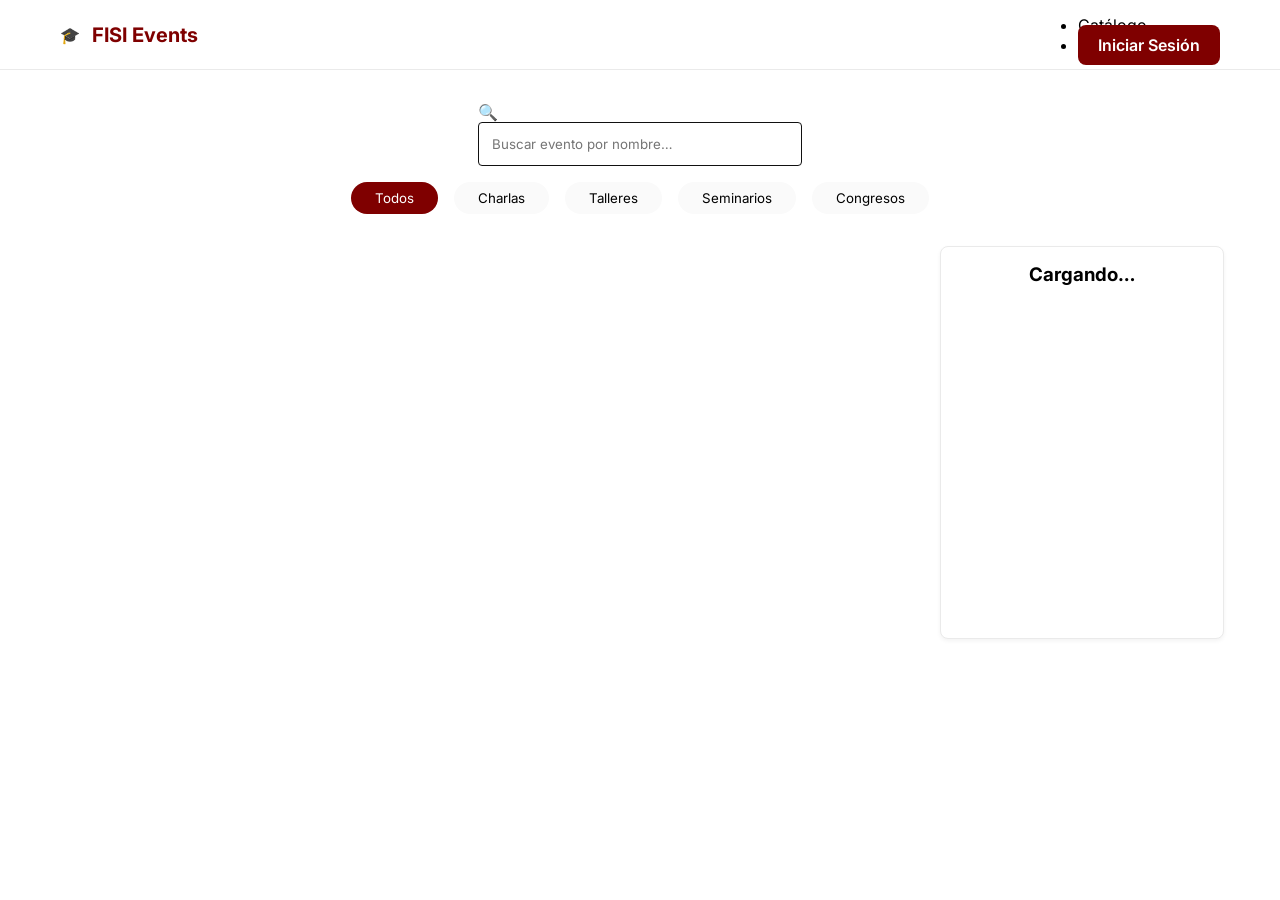
<file: index.html>
<!DOCTYPE html>
<html lang="es">
<head>
  <meta charset="UTF-8">
  <meta name="viewport" content="width=device-width, initial-scale=1.0">
  <title>Catálogo de Eventos - FISI Events</title>
  <link rel="preconnect" href="https://fonts.googleapis.com">
  <link href="https://fonts.googleapis.com/css2?family=Inter:wght@400;500;600;700&display=swap" rel="stylesheet">
  <link rel="stylesheet" href="css/main.css">
  <link rel="stylesheet" href="css/catalog.css">
  <link rel="stylesheet" href="css/calendar.css">
</head>
<body>

  <!-- ═══════════════════════════════════════════════════
       NAVBAR (renderizado dinámicamente por ui-global.js)
  ═══════════════════════════════════════════════════ -->
  <header class="main-navbar">
    <div class="container nav-wrapper">
      <div class="nav-brand">
        <span class="nav-logo-icon">🎓</span>
        <h1>FISI Events</h1>
      </div>
      <nav>
        <ul id="nav-links" class="auth-guest">
          <!-- Estado sin sesión -->
          <li class="auth-guest-item"><a href="index.html" class="nav-link active">Catálogo</a></li>
          <li class="auth-guest-item"><a href="login.html" class="btn-login">Iniciar Sesión</a></li>
          <!-- Estado con sesión (inyectado por ui-global.js) -->
        </ul>
      </nav>
    </div>
  </header>

  <!-- ═══════════════════════════════════════════════════
       HERO / BUSCADOR
  ═══════════════════════════════════════════════════ -->
  <section class="search-filters-section">
    <div class="search-container">
      <span class="search-icon">🔍</span>
      <input
        type="text"
        id="search-input"
        placeholder="Buscar evento por nombre…"
        autocomplete="off"
        aria-label="Buscar eventos"
      >
    </div>
    <div class="filters-container" role="group" aria-label="Filtrar por categoría">
      <button id="btn-todos"   class="filter-btn active" data-category="todos">   Todos     </button>
      <button class="filter-btn" data-category="charla">   Charlas   </button>
      <button class="filter-btn" data-category="taller">   Talleres  </button>
      <button class="filter-btn" data-category="seminario">Seminarios</button>
      <button class="filter-btn" data-category="congreso"> Congresos </button>
    </div>
  </section>

  <!-- ═══════════════════════════════════════════════════
       LAYOUT PRINCIPAL: CATÁLOGO + CALENDARIO
  ═══════════════════════════════════════════════════ -->
  <main class="catalog-layout">

    <!-- Grilla de eventos -->
    <section class="catalog-grid" id="events-container" aria-live="polite">
      <!-- Renderizado por catalog-render.js -->
    </section>

    <!-- Calendario lateral -->
    <aside class="calendar-sidebar" aria-label="Calendario mensual">
      <div class="calendar-header">
        <h3 id="calendar-month-year">Cargando…</h3>
      </div>
      <!-- Los días de semana los inyecta calendar-render.js -->
      <div class="calendar-grid" id="calendar-grid"></div>
    </aside>

  </main>

  <!-- ═══════════════════════════════════════════════════
       SCRIPTS (type="module" = carga diferida automática)
  ═══════════════════════════════════════════════════ -->
  <script type="module" src="js/config.js"></script>
  <script type="module" src="js/ui-global.js"></script>
  <script type="module" src="js/utils/catalog-render.js"></script>
  <script type="module" src="js/utils/calendar-render.js"></script>

</body>
</html>
</file>
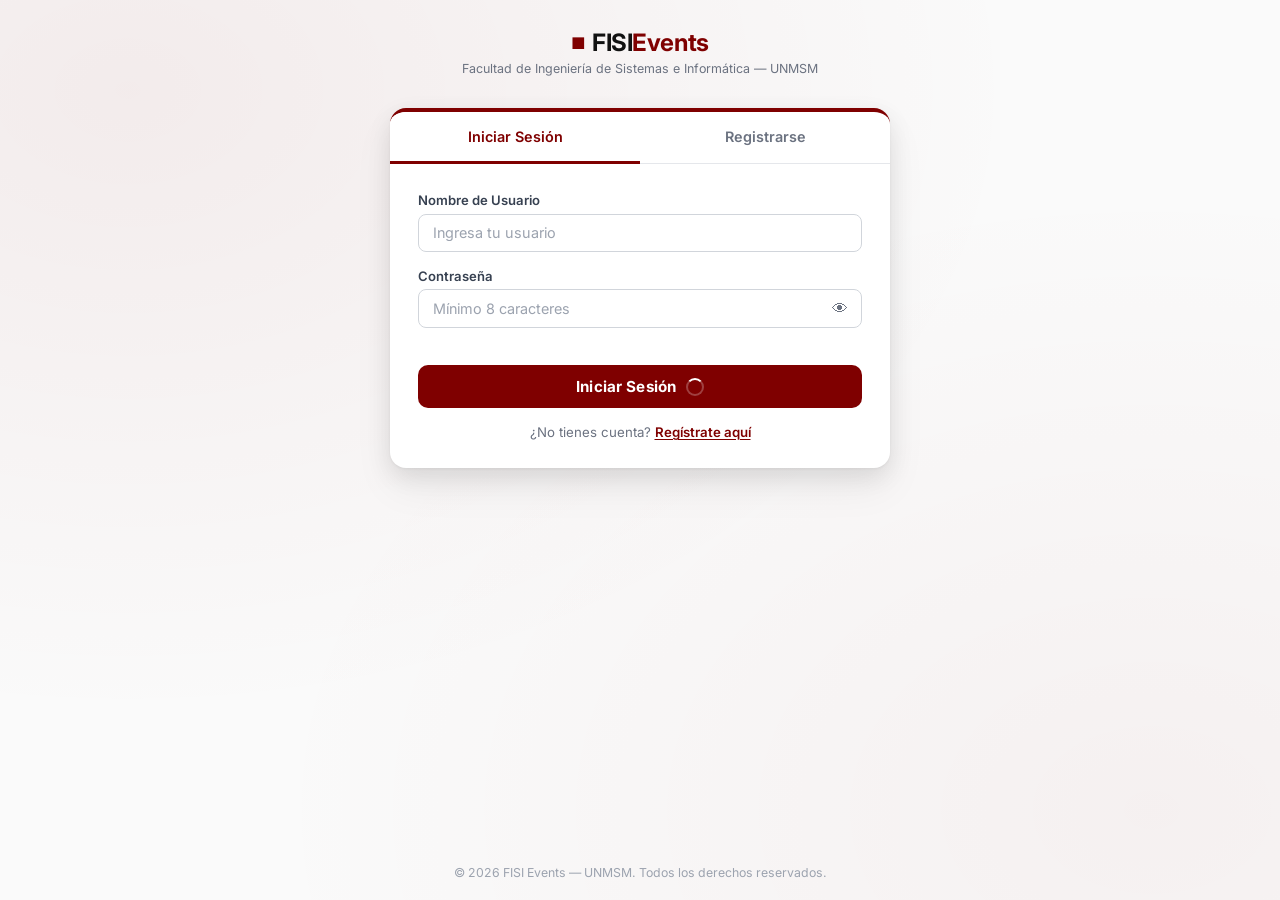
<file: dashboard-alumno.html>
<!DOCTYPE html>
<html lang="es">
<head>
  <meta charset="UTF-8" />
  <meta name="viewport" content="width=device-width, initial-scale=1.0" />
  <title>Mi Panel — FISI Events</title>
  <link rel="preconnect" href="https://fonts.googleapis.com" />
  <link rel="preconnect" href="https://fonts.gstatic.com" crossorigin />
  <link href="https://fonts.googleapis.com/css2?family=Inter:wght@300;400;500;600;700&display=swap" rel="stylesheet" />
  <link rel="stylesheet" href="css/main.css" />
  <link rel="stylesheet" href="css/components.css" />
  <link rel="stylesheet" href="css/dashboards.css" />
</head>
<body>

  <!-- ============================================================
       NAVBAR COMÚN — controlado dinámicamente por ui-global.js
  ============================================================ -->
  <header class="navbar" id="navbar-principal">
    <div class="navbar__contenedor">
      <a href="index.html" class="navbar__marca">
        <span class="navbar__marca-sigla">FISI</span>
        <span class="navbar__marca-nombre">Events</span>
      </a>
      <nav class="navbar__nav" id="nav-links">
        <a href="index.html" class="navbar__enlace">Catálogo</a>
        <!-- ui-global.js inyecta aquí el menú de usuario autenticado -->
        <div id="navbar-auth-container">
          <a href="login.html" class="navbar__enlace navbar__enlace--cta">Iniciar Sesión</a>
        </div>
      </nav>
    </div>
  </header>

  <!-- ============================================================
       CONTENIDO PRINCIPAL DEL DASHBOARD ALUMNO
  ============================================================ -->
  <main class="dashboard-layout" id="dashboard-alumno-main">

    <!-- Barra lateral de navegación del panel -->
    <aside class="dashboard-sidebar">
      <div class="sidebar__perfil">
        <div class="sidebar__avatar" id="sidebar-avatar">
          <span id="sidebar-avatar-iniciales">--</span>
        </div>
        <div class="sidebar__info">
          <p class="sidebar__nombre" id="sidebar-nombre-usuario">Cargando...</p>
          <p class="sidebar__rol">Estudiante</p>
        </div>
      </div>

      <nav class="sidebar__nav">
        <button
          class="sidebar__nav-item sidebar__nav-item--activo"
          data-tab="inscripciones"
          id="tab-btn-inscripciones"
          aria-selected="true"
          role="tab"
        >
          <svg class="sidebar__nav-icono" viewBox="0 0 24 24" fill="none" stroke="currentColor" stroke-width="2">
            <rect x="3" y="4" width="18" height="18" rx="2" ry="2"></rect>
            <line x1="16" y1="2" x2="16" y2="6"></line>
            <line x1="8" y1="2" x2="8" y2="6"></line>
            <line x1="3" y1="10" x2="21" y2="10"></line>
          </svg>
          Mis Inscripciones
        </button>
        <button
          class="sidebar__nav-item"
          data-tab="historial"
          id="tab-btn-historial"
          aria-selected="false"
          role="tab"
        >
          <svg class="sidebar__nav-icono" viewBox="0 0 24 24" fill="none" stroke="currentColor" stroke-width="2">
            <polyline points="22 12 18 12 15 21 9 3 6 12 2 12"></polyline>
          </svg>
          Historial de Actividades
        </button>
      </nav>

      <div class="sidebar__footer">
        <a href="index.html" class="sidebar__enlace-volver">
          <svg viewBox="0 0 24 24" fill="none" stroke="currentColor" stroke-width="2" width="16" height="16">
            <line x1="19" y1="12" x2="5" y2="12"></line>
            <polyline points="12 19 5 12 12 5"></polyline>
          </svg>
          Volver al Catálogo
        </a>
      </div>
    </aside>

    <!-- Área principal de contenido con pestañas -->
    <section class="dashboard-contenido" role="tabpanel">

      <!-- ======================================================
           PESTAÑA 1: MIS INSCRIPCIONES ACTIVAS
      ====================================================== -->
      <div class="tab-panel tab-panel--activo" id="panel-inscripciones" data-panel="inscripciones">
        <div class="dashboard-encabezado">
          <div>
            <h1 class="dashboard-titulo">Mis Inscripciones</h1>
            <p class="dashboard-subtitulo">Eventos vigentes en los que estás registrado</p>
          </div>
          <div class="dashboard-metricas" id="metricas-inscripciones">
            <div class="metrica-card">
              <span class="metrica-card__numero" id="total-inscripciones">0</span>
              <span class="metrica-card__etiqueta">Eventos activos</span>
            </div>
          </div>
        </div>

        <!-- Estado de carga -->
        <div class="estado-carga" id="carga-inscripciones">
          <div class="spinner"></div>
          <p>Cargando tus inscripciones...</p>
        </div>

        <!-- Estado vacío -->
        <div class="estado-vacio oculto" id="vacio-inscripciones">
          <svg viewBox="0 0 24 24" fill="none" stroke="currentColor" stroke-width="1.5" width="56" height="56">
            <circle cx="12" cy="12" r="10"></circle>
            <line x1="12" y1="8" x2="12" y2="12"></line>
            <line x1="12" y1="16" x2="12.01" y2="16"></line>
          </svg>
          <h3>No tienes inscripciones vigentes</h3>
          <p>Explora el catálogo y regístrate en los eventos que te interesen.</p>
          <a href="index.html" class="btn btn--primario">Ver Catálogo</a>
        </div>

        <!-- Grilla de tarjetas de eventos inscritos -->
        <div class="eventos-grilla" id="grilla-inscripciones">
          <!-- Las tarjetas se inyectan dinámicamente por JS -->
        </div>
      </div>

      <!-- ======================================================
           PESTAÑA 2: HISTORIAL DE ACTIVIDADES
      ====================================================== -->
      <div class="tab-panel oculto" id="panel-historial" data-panel="historial">
        <div class="dashboard-encabezado">
          <div>
            <h1 class="dashboard-titulo">Historial de Actividades</h1>
            <p class="dashboard-subtitulo">Registro completo de eventos pasados y tu participación</p>
          </div>
          <div class="dashboard-metricas" id="metricas-historial">
            <div class="metrica-card">
              <span class="metrica-card__numero" id="total-asistidos">0</span>
              <span class="metrica-card__etiqueta">Eventos asistidos</span>
            </div>
            <div class="metrica-card">
              <span class="metrica-card__numero" id="total-no-asistidos">0</span>
              <span class="metrica-card__etiqueta">No asistidos</span>
            </div>
            <div class="metrica-card metrica-card--destacada">
              <span class="metrica-card__numero" id="porcentaje-asistencia">0%</span>
              <span class="metrica-card__etiqueta">Tasa de asistencia</span>
            </div>
          </div>
        </div>

        <!-- Estado de carga -->
        <div class="estado-carga" id="carga-historial">
          <div class="spinner"></div>
          <p>Cargando tu historial...</p>
        </div>

        <!-- Estado vacío -->
        <div class="estado-vacio oculto" id="vacio-historial">
          <svg viewBox="0 0 24 24" fill="none" stroke="currentColor" stroke-width="1.5" width="56" height="56">
            <path d="M14 2H6a2 2 0 0 0-2 2v16a2 2 0 0 0 2 2h12a2 2 0 0 0 2-2V8z"></path>
            <polyline points="14 2 14 8 20 8"></polyline>
          </svg>
          <h3>Aún no tienes actividades en tu historial</h3>
          <p>Aquí aparecerán los eventos finalizados en los que estuviste inscrito.</p>
        </div>

        <!-- Tabla responsiva de historial -->
        <div class="tabla-wrapper oculto" id="wrapper-historial">
          <table class="tabla-datos" id="tabla-historial" aria-label="Historial de actividades">
            <thead>
              <tr>
                <th scope="col">Evento</th>
                <th scope="col">Categoría</th>
                <th scope="col">Fecha</th>
                <th scope="col">Horario</th>
                <th scope="col">Estado de Asistencia</th>
              </tr>
            </thead>
            <tbody id="historial-tbody">
              <!-- Las filas se inyectan dinámicamente por JS -->
            </tbody>
          </table>
        </div>
      </div>

    </section>
  </main>

  <!-- ============================================================
       MODAL DE CONFIRMACIÓN: CANCELAR INSCRIPCIÓN
  ============================================================ -->
  <div class="modal-overlay oculto" id="modal-cancelar-overlay" role="dialog" aria-modal="true" aria-labelledby="modal-cancelar-titulo">
    <div class="modal-caja">
      <div class="modal-icono modal-icono--alerta">
        <svg viewBox="0 0 24 24" fill="none" stroke="currentColor" stroke-width="2" width="28" height="28">
          <path d="M10.29 3.86L1.82 18a2 2 0 0 0 1.71 3h16.94a2 2 0 0 0 1.71-3L13.71 3.86a2 2 0 0 0-3.42 0z"></path>
          <line x1="12" y1="9" x2="12" y2="13"></line>
          <line x1="12" y1="17" x2="12.01" y2="17"></line>
        </svg>
      </div>
      <h2 class="modal-titulo" id="modal-cancelar-titulo">Cancelar Inscripción</h2>
      <p class="modal-mensaje" id="modal-cancelar-mensaje">
        ¿Estás seguro de que deseas cancelar tu inscripción en este evento?
        Esta acción liberará tu cupo y no podrá deshacerse fácilmente.
      </p>
      <p class="modal-evento-nombre" id="modal-cancelar-evento-nombre"></p>
      <div class="modal-acciones">
        <button class="btn btn--secundario" id="btn-cancelar-no">Mantener Inscripción</button>
        <button class="btn btn--peligro" id="btn-cancelar-confirmar">Sí, Cancelar</button>
      </div>
    </div>
  </div>

  <!-- ============================================================
       SCRIPTS — Orden de carga crítico
  ============================================================ -->
  <script type="module">
    import { CONFIG_SISTEMA, STORAGE_KEYS } from './js/config.js';
    import { getUsuarioLogueado } from './js/modules/auth.js'; 
    import { obtenerInscripcionesAlumno, cancelarInscripcion } from './js/modules/inscriptions.js';
    import { obtenerHistorialAsistencia } from './js/modules/attendance.js';

    // ----------------------------------------------------------------
    // ESTADO LOCAL DEL MÓDULO
    // ----------------------------------------------------------------
    let usuarioActual = null;
    let eventoPendienteCancelacion = null;

    // ----------------------------------------------------------------
    // INICIALIZACIÓN: Verificar sesión y renderizar datos
    // ----------------------------------------------------------------
    async function inicializar() {
      try {
        usuarioActual = getUsuarioLogueado();

        if (!usuarioActual) {
          window.location.href = 'login.html';
          return;
        }

        if (usuarioActual.role !== CONFIG_SISTEMA.ROLES.ALUMNO) {
          window.location.href = 'dashboard-organizador.html';
          return;
        }

        pintarPerfilSidebar(usuarioActual);
        await Promise.all([
          cargarInscripciones(),
          cargarHistorial()
        ]);

      } catch (error) {
        console.error('[DashboardAlumno] Error en inicialización:', error);
        mostrarErrorGeneral('Ocurrió un error al cargar tu panel. Intenta recargar la página.');
      }
    }

    // ----------------------------------------------------------------
    // SIDEBAR: Pinta nombre e iniciales del usuario
    // ----------------------------------------------------------------
    function pintarPerfilSidebar(usuario) {
      const elNombre = document.getElementById('sidebar-nombre-usuario');
      const elIniciales = document.getElementById('sidebar-avatar-iniciales');

      const nombreCompleto = `${usuario.firstName} ${usuario.lastName}`;
      elNombre.textContent = nombreCompleto;

      const iniciales = `${(usuario.firstName || '?')[0]}${(usuario.lastName || '?')[0]}`.toUpperCase();
      elIniciales.textContent = iniciales;
    }

    // ----------------------------------------------------------------
    // PESTAÑA 1: Cargar y renderizar inscripciones activas
    // ----------------------------------------------------------------
    async function cargarInscripciones() {
      const elCarga = document.getElementById('carga-inscripciones');
      const elVacio = document.getElementById('vacio-inscripciones');
      const elGrilla = document.getElementById('grilla-inscripciones');
      const elTotal = document.getElementById('total-inscripciones');

      try {
        elCarga.classList.remove('oculto');
        elVacio.classList.add('oculto');
        elGrilla.innerHTML = '';

        const inscripciones = await obtenerInscripcionesAlumno(usuarioActual.id);

        elCarga.classList.add('oculto');

        const vigentes = inscripciones.filter(
          insc => insc.estado !== CONFIG_SISTEMA.STATUS_EVENTO.FINALIZADO
        );

        elTotal.textContent = vigentes.length;

        if (vigentes.length === 0) {
          elVacio.classList.remove('oculto');
          return;
        }

        vigentes.forEach(evento => {
          const tarjeta = crearTarjetaInscripcion(evento);
          elGrilla.appendChild(tarjeta);
        });

      } catch (error) {
        console.error('[DashboardAlumno] Error cargando inscripciones:', error);
        elCarga.classList.add('oculto');
        elVacio.classList.remove('oculto');
      }
    }

    // ----------------------------------------------------------------
    // Fábrica de tarjeta de inscripción activa
    // ----------------------------------------------------------------
    function crearTarjetaInscripcion(evento) {
      const tarjeta = document.createElement('article');
      tarjeta.className = 'evento-tarjeta';
      tarjeta.setAttribute('data-event-id', evento.eventId);

      const fechaFormateada = formatearFecha(evento.startDate);
      const badgeEstado = generarBadgeEstado(evento.estado);
      const categoriaNombre = evento.category
        ? evento.category.charAt(0).toUpperCase() + evento.category.slice(1)
        : 'Evento';

      tarjeta.innerHTML = `
        <div class="evento-tarjeta__cabecera">
          <span class="evento-tarjeta__categoria">${categoriaNombre}</span>
          ${badgeEstado}
        </div>
        <h3 class="evento-tarjeta__titulo">${escapeHtml(evento.title)}</h3>
        <div class="evento-tarjeta__detalles">
          <div class="evento-tarjeta__detalle-item">
            <svg viewBox="0 0 24 24" fill="none" stroke="currentColor" stroke-width="2" width="14" height="14">
              <rect x="3" y="4" width="18" height="18" rx="2" ry="2"></rect>
              <line x1="16" y1="2" x2="16" y2="6"></line>
              <line x1="8" y1="2" x2="8" y2="6"></line>
              <line x1="3" y1="10" x2="21" y2="10"></line>
            </svg>
            <span>${fechaFormateada}</span>
          </div>
          <div class="evento-tarjeta__detalle-item">
            <svg viewBox="0 0 24 24" fill="none" stroke="currentColor" stroke-width="2" width="14" height="14">
              <circle cx="12" cy="12" r="10"></circle>
              <polyline points="12 6 12 12 16 14"></polyline>
            </svg>
            <span>${evento.startTime || 'Por confirmar'} — ${evento.endTime || ''}</span>
          </div>
        </div>
        <div class="evento-tarjeta__acciones">
          <a href="evento-detalle.html?id=${evento.eventId}" class="btn btn--outline btn--sm">
            Ver Detalles
          </a>
          <button
            class="btn btn--peligro btn--sm btn-cancelar-inscripcion"
            data-event-id="${evento.eventId}"
            data-event-titulo="${escapeHtml(evento.title)}"
            ${evento.estado === CONFIG_SISTEMA.STATUS_EVENTO.EN_CURSO ? 'disabled title="No puedes cancelar durante el evento"' : ''}
          >
            Cancelar Inscripción
          </button>
        </div>
      `;

      return tarjeta;
    }

    // ----------------------------------------------------------------
    // PESTAÑA 2: Cargar y renderizar historial de asistencia
    // ----------------------------------------------------------------
    async function cargarHistorial() {
      const elCarga = document.getElementById('carga-historial');
      const elVacio = document.getElementById('vacio-historial');
      const elWrapper = document.getElementById('wrapper-historial');
      const elTbody = document.getElementById('historial-tbody');

      try {
        elCarga.classList.remove('oculto');
        elVacio.classList.add('oculto');
        elWrapper.classList.add('oculto');
        elTbody.innerHTML = '';

        const historial = await obtenerHistorialAsistencia(usuarioActual.id);

        elCarga.classList.add('oculto');

        const finalizados = historial.filter(
          item => item.estado === CONFIG_SISTEMA.STATUS_EVENTO.FINALIZADO
        );

        if (finalizados.length === 0) {
          elVacio.classList.remove('oculto');
          actualizarMetricasHistorial(0, 0);
          return;
        }

        elWrapper.classList.remove('oculto');

        let totalAsistidos = 0;
        let totalNoAsistidos = 0;

        finalizados.forEach((item, index) => {
          const fila = crearFilaHistorial(item, index);
          elTbody.appendChild(fila);

          if (item.asistio === true) {
            totalAsistidos++;
          } else {
            totalNoAsistidos++;
          }
        });

        actualizarMetricasHistorial(totalAsistidos, totalNoAsistidos);

      } catch (error) {
        console.error('[DashboardAlumno] Error cargando historial:', error);
        elCarga.classList.add('oculto');
        elVacio.classList.remove('oculto');
      }
    }

    // ----------------------------------------------------------------
    // Fábrica de fila de historial con badge de asistencia
    // ----------------------------------------------------------------
    function crearFilaHistorial(item, index) {
      const fila = document.createElement('tr');
      fila.className = index % 2 === 0 ? 'fila-par' : 'fila-impar';

      const fechaFormateada = formatearFecha(item.startDate);
      const horario = item.startTime
        ? `${item.startTime}${item.endTime ? ' — ' + item.endTime : ''}`
        : 'Sin horario registrado';

      const categoriaNombre = item.category
        ? item.category.charAt(0).toUpperCase() + item.category.slice(1)
        : '—';

      // Badge de asistencia: verde si asistio=true, rojo si asistio=false
      const badgeAsistencia = item.asistio === true
        ? `<span class="badge badge--asistio" role="status" aria-label="Asistió al evento">
             <svg viewBox="0 0 24 24" fill="none" stroke="currentColor" stroke-width="2.5" width="12" height="12">
               <polyline points="20 6 9 17 4 12"></polyline>
             </svg>
             Asistió
           </span>`
        : `<span class="badge badge--no-asistio" role="status" aria-label="No asistió al evento">
             <svg viewBox="0 0 24 24" fill="none" stroke="currentColor" stroke-width="2.5" width="12" height="12">
               <line x1="18" y1="6" x2="6" y2="18"></line>
               <line x1="6" y1="6" x2="18" y2="18"></line>
             </svg>
             No asistió
           </span>`;

      fila.innerHTML = `
        <td class="tabla-celda tabla-celda--titulo">
          <a href="evento-detalle.html?id=${item.eventId}" class="tabla-enlace-evento">
            ${escapeHtml(item.title)}
          </a>
        </td>
        <td class="tabla-celda">
          <span class="tabla-categoria">${categoriaNombre}</span>
        </td>
        <td class="tabla-celda">${fechaFormateada}</td>
        <td class="tabla-celda tabla-celda--horario">${horario}</td>
        <td class="tabla-celda tabla-celda--estado">${badgeAsistencia}</td>
      `;

      return fila;
    }

    // ----------------------------------------------------------------
    // Actualizar métricas del historial
    // ----------------------------------------------------------------
    function actualizarMetricasHistorial(asistidos, noAsistidos) {
      const total = asistidos + noAsistidos;
      const porcentaje = total > 0 ? Math.round((asistidos / total) * 100) : 0;

      document.getElementById('total-asistidos').textContent = asistidos;
      document.getElementById('total-no-asistidos').textContent = noAsistidos;
      document.getElementById('porcentaje-asistencia').textContent = `${porcentaje}%`;
    }

    // ----------------------------------------------------------------
    // SISTEMA DE PESTAÑAS (Tabs)
    // ----------------------------------------------------------------
    function inicializarTabs() {
      const botonesTab = document.querySelectorAll('.sidebar__nav-item[data-tab]');
      const paneles = document.querySelectorAll('.tab-panel[data-panel]');

      botonesTab.forEach(boton => {
        boton.addEventListener('click', function () {
          const tabObjetivo = this.getAttribute('data-tab');

          // Desactivar todos los botones y paneles
          botonesTab.forEach(b => {
            b.classList.remove('sidebar__nav-item--activo');
            b.setAttribute('aria-selected', 'false');
          });
          paneles.forEach(p => p.classList.add('oculto'));

          // Activar el tab seleccionado
          this.classList.add('sidebar__nav-item--activo');
          this.setAttribute('aria-selected', 'true');

          const panelObjetivo = document.getElementById(`panel-${tabObjetivo}`);
          if (panelObjetivo) {
            panelObjetivo.classList.remove('oculto');
            panelObjetivo.classList.add('tab-panel--activo');
          }
        });
      });
    }

    // ----------------------------------------------------------------
    // MODAL: Cancelar inscripción
    // ----------------------------------------------------------------
    function inicializarModalCancelacion() {
      const overlay = document.getElementById('modal-cancelar-overlay');
      const btnNo = document.getElementById('btn-cancelar-no');
      const btnConfirmar = document.getElementById('btn-cancelar-confirmar');

      // Delegación de eventos en la grilla de inscripciones
      document.getElementById('grilla-inscripciones').addEventListener('click', function (e) {
        const boton = e.target.closest('.btn-cancelar-inscripcion');
        if (!boton || boton.disabled) return;

        const eventId = boton.getAttribute('data-event-id');
        const eventTitulo = boton.getAttribute('data-event-titulo');

        eventoPendienteCancelacion = eventId;

        document.getElementById('modal-cancelar-evento-nombre').textContent = eventTitulo;
        overlay.classList.remove('oculto');
        overlay.setAttribute('aria-hidden', 'false');
        btnNo.focus();
      });

      btnNo.addEventListener('click', cerrarModalCancelacion);

      overlay.addEventListener('click', function (e) {
        if (e.target === overlay) cerrarModalCancelacion();
      });

      document.addEventListener('keydown', function (e) {
        if (e.key === 'Escape' && !overlay.classList.contains('oculto')) {
          cerrarModalCancelacion();
        }
      });

      btnConfirmar.addEventListener('click', async function () {
        if (!eventoPendienteCancelacion) return;

        btnConfirmar.disabled = true;
        btnConfirmar.textContent = 'Cancelando...';

        try {
          await cancelarInscripcion(usuarioActual.id, eventoPendienteCancelacion);
          cerrarModalCancelacion();
          await cargarInscripciones();
        } catch (error) {
          console.error('[DashboardAlumno] Error cancelando inscripción:', error);
          cerrarModalCancelacion();
          mostrarErrorGeneral('No se pudo cancelar la inscripción. Intenta nuevamente.');
        } finally {
          btnConfirmar.disabled = false;
          btnConfirmar.textContent = 'Sí, Cancelar';
          eventoPendienteCancelacion = null;
        }
      });
    }

    function cerrarModalCancelacion() {
      const overlay = document.getElementById('modal-cancelar-overlay');
      overlay.classList.add('oculto');
      overlay.setAttribute('aria-hidden', 'true');
      eventoPendienteCancelacion = null;
    }

    // ----------------------------------------------------------------
    // HELPERS
    // ----------------------------------------------------------------
    function generarBadgeEstado(estado) {
      const mapaClases = {
        [CONFIG_SISTEMA.STATUS_EVENTO.PROGRAMADO]: 'badge--programado',
        [CONFIG_SISTEMA.STATUS_EVENTO.EN_CURSO]: 'badge--en-curso',
        [CONFIG_SISTEMA.STATUS_EVENTO.FINALIZADO]: 'badge--finalizado'
      };
      const mapaEtiquetas = {
        [CONFIG_SISTEMA.STATUS_EVENTO.PROGRAMADO]: 'Programado',
        [CONFIG_SISTEMA.STATUS_EVENTO.EN_CURSO]: 'En curso',
        [CONFIG_SISTEMA.STATUS_EVENTO.FINALIZADO]: 'Finalizado'
      };
      const clase = mapaClases[estado] || 'badge--programado';
      const etiqueta = mapaEtiquetas[estado] || estado;
      return `<span class="badge ${clase}">${etiqueta}</span>`;
    }

    function formatearFecha(fechaISO) {
      if (!fechaISO) return 'Fecha por confirmar';
      try {
        const fecha = new Date(fechaISO + 'T00:00:00');
        return fecha.toLocaleDateString('es-PE', {
          weekday: 'short',
          year: 'numeric',
          month: 'long',
          day: 'numeric'
        });
      } catch {
        return fechaISO;
      }
    }

    function escapeHtml(texto) {
      const mapa = { '&': '&amp;', '<': '&lt;', '>': '&gt;', '"': '&quot;', "'": '&#039;' };
      return String(texto || '').replace(/[&<>"']/g, m => mapa[m]);
    }

    function mostrarErrorGeneral(mensaje) {
      // Fallback a alert nativo si el sistema de alertas no está disponible
      try {
        import('./js/utils/alerts.js').then(({ mostrarAlerta }) => {
          mostrarAlerta({ tipo: 'error', mensaje });
        });
      } catch {
        console.error(mensaje);
      }
    }

    // ----------------------------------------------------------------
    // PUNTO DE ENTRADA
    // ----------------------------------------------------------------
    document.addEventListener('DOMContentLoaded', function () {
      inicializarTabs();
      inicializarModalCancelacion();
      inicializar();
    });
  </script>

  <!-- ui-global.js se carga como módulo independiente para el Navbar -->
  <script type="module" src="js/ui-global.js"></script>

</body>
</html>
</file>
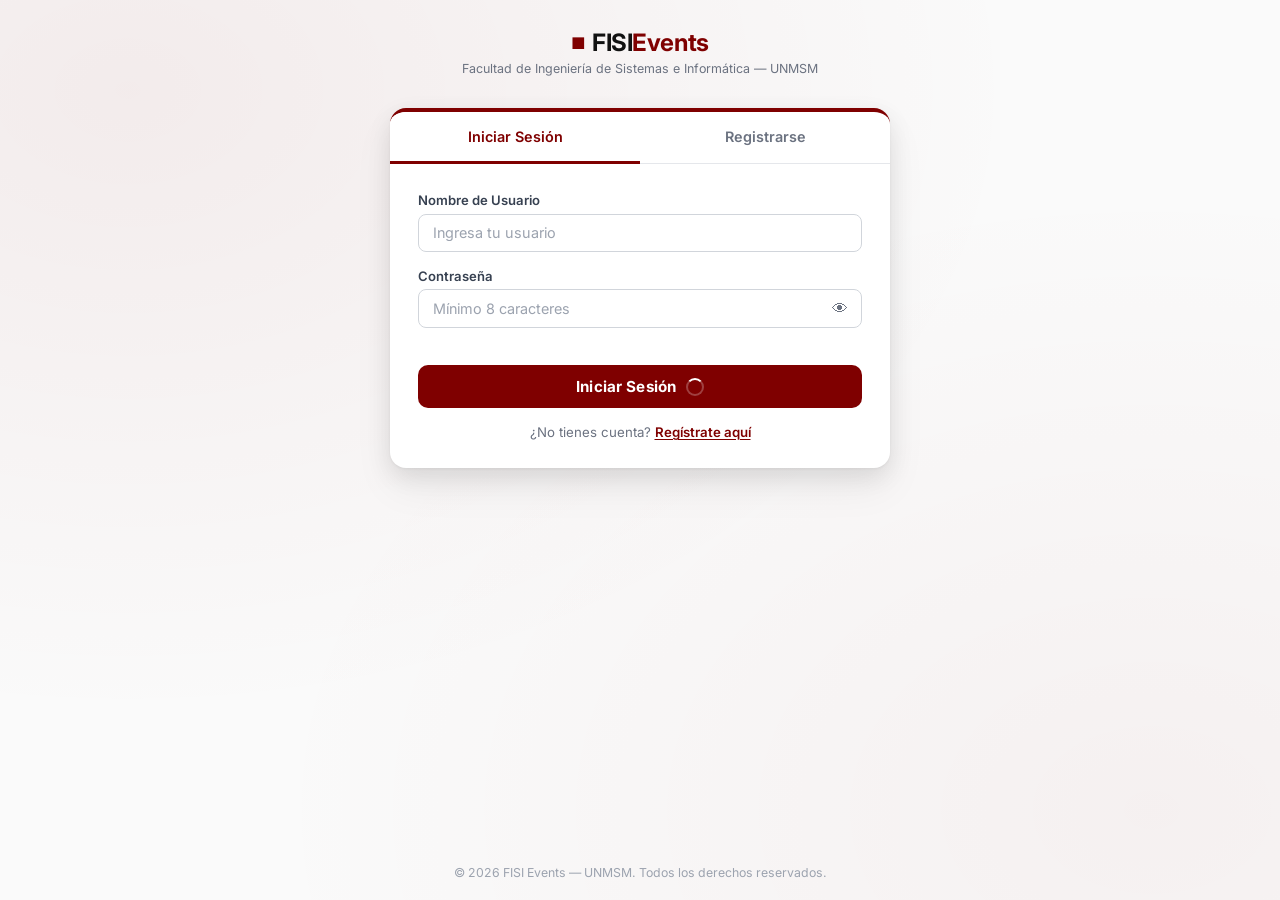
<file: dashboard-organizador.html>
<!DOCTYPE html>
<html lang="es">
<head>
  <meta charset="UTF-8" />
  <meta name="viewport" content="width=device-width, initial-scale=1.0" />
  <title>Panel Organizador — FISI Events</title>
  <link rel="preconnect" href="https://fonts.googleapis.com" />
  <link rel="preconnect" href="https://fonts.gstatic.com" crossorigin />
  <link href="https://fonts.googleapis.com/css2?family=Inter:wght@300;400;500;600;700&display=swap" rel="stylesheet" />
  <link rel="stylesheet" href="css/main.css" />
  <link rel="stylesheet" href="css/components.css" />
  <link rel="stylesheet" href="css/dashboards.css" />
</head>
<body>

  <!-- ============================================================
       NAVBAR COMÚN — controlado dinámicamente por ui-global.js
  ============================================================ -->
  <header class="navbar" id="navbar-principal">
    <div class="navbar__contenedor">
      <a href="index.html" class="navbar__marca">
        <span class="navbar__marca-sigla">FISI</span>
        <span class="navbar__marca-nombre">Events</span>
      </a>
      <nav class="navbar__nav" id="nav-links">
        <a href="index.html" class="navbar__enlace">Catálogo</a>
        <div id="navbar-auth-container">
          <a href="login.html" class="navbar__enlace navbar__enlace--cta">Iniciar Sesión</a>
        </div>
      </nav>
    </div>
  </header>

  <!-- ============================================================
       CONTENIDO PRINCIPAL DEL DASHBOARD ORGANIZADOR
  ============================================================ -->
  <main class="dashboard-layout" id="dashboard-organizador-main">

    <!-- Barra lateral de navegación del panel -->
    <aside class="dashboard-sidebar">
      <div class="sidebar__perfil">
        <div class="sidebar__avatar sidebar__avatar--organizador" id="sidebar-avatar">
          <span id="sidebar-avatar-iniciales">--</span>
        </div>
        <div class="sidebar__info">
          <p class="sidebar__nombre" id="sidebar-nombre-usuario">Cargando...</p>
          <p class="sidebar__rol sidebar__rol--organizador" id="sidebar-tipo-organizador">Organizador</p>
        </div>
      </div>

      <nav class="sidebar__nav">
        <button
          class="sidebar__nav-item sidebar__nav-item--activo"
          data-tab="crear-evento"
          id="tab-btn-crear"
          aria-selected="true"
          role="tab"
        >
          <svg class="sidebar__nav-icono" viewBox="0 0 24 24" fill="none" stroke="currentColor" stroke-width="2">
            <circle cx="12" cy="12" r="10"></circle>
            <line x1="12" y1="8" x2="12" y2="16"></line>
            <line x1="8" y1="12" x2="16" y2="12"></line>
          </svg>
          Crear Evento
        </button>
        <button
          class="sidebar__nav-item"
          data-tab="monitoreo"
          id="tab-btn-monitoreo"
          aria-selected="false"
          role="tab"
        >
          <svg class="sidebar__nav-icono" viewBox="0 0 24 24" fill="none" stroke="currentColor" stroke-width="2">
            <path d="M22 12h-4l-3 9L9 3l-3 9H2"></path>
          </svg>
          Monitoreo en Vivo
        </button>
        <button
          class="sidebar__nav-item"
          data-tab="mis-eventos"
          id="tab-btn-mis-eventos"
          aria-selected="false"
          role="tab"
        >
          <svg class="sidebar__nav-icono" viewBox="0 0 24 24" fill="none" stroke="currentColor" stroke-width="2">
            <rect x="3" y="4" width="18" height="18" rx="2" ry="2"></rect>
            <line x1="16" y1="2" x2="16" y2="6"></line>
            <line x1="8" y1="2" x2="8" y2="6"></line>
            <line x1="3" y1="10" x2="21" y2="10"></line>
          </svg>
          Mis Eventos
        </button>
      </nav>

      <div class="sidebar__footer">
        <a href="index.html" class="sidebar__enlace-volver">
          <svg viewBox="0 0 24 24" fill="none" stroke="currentColor" stroke-width="2" width="16" height="16">
            <line x1="19" y1="12" x2="5" y2="12"></line>
            <polyline points="12 19 5 12 12 5"></polyline>
          </svg>
          Volver al Catálogo
        </a>
      </div>
    </aside>

    <!-- Área principal de contenido con pestañas -->
    <section class="dashboard-contenido" role="tabpanel">

      <!-- ======================================================
           PESTAÑA 1: CREAR EVENTO
      ====================================================== -->
      <div class="tab-panel tab-panel--activo" id="panel-crear-evento" data-panel="crear-evento">
        <div class="dashboard-encabezado">
          <div>
            <h1 class="dashboard-titulo">Crear Nuevo Evento</h1>
            <p class="dashboard-subtitulo">Completa todos los campos obligatorios para publicar tu actividad</p>
          </div>
        </div>

        <!-- Notificaciones del formulario -->
        <div class="form-notificacion oculto" id="form-notificacion" role="alert" aria-live="polite"></div>

        <!-- Formulario de creación de eventos -->
        <div class="form-card">
          <div id="formulario-crear-evento">

            <!-- Sección: Información General -->
            <fieldset class="form-fieldset">
              <legend class="form-legend">Información General</legend>

              <div class="form-grupo">
                <label class="form-label form-label--requerido" for="campo-titulo">
                  Título del Evento
                </label>
                <input
                  type="text"
                  id="campo-titulo"
                  name="titulo"
                  class="form-input"
                  placeholder="Ej: Seminario de Inteligencia Artificial 2025"
                  maxlength="200"
                  required
                  autocomplete="off"
                />
                <span class="form-ayuda">Máximo 200 caracteres. Solo texto alfanumérico.</span>
                <span class="form-error oculto" id="error-titulo"></span>
              </div>

              <div class="form-grupo">
                <label class="form-label form-label--requerido" for="campo-categoria">
                  Categoría
                </label>
                <select id="campo-categoria" name="categoria" class="form-select" required>
                  <option value="" disabled selected>— Selecciona una categoría —</option>
                  <option value="charla">Charla</option>
                  <option value="taller">Taller</option>
                  <option value="seminario">Seminario</option>
                  <option value="congreso">Congreso</option>
                </select>
                <span class="form-error oculto" id="error-categoria"></span>
              </div>
            </fieldset>

            <!-- Sección: Fechas y Horarios -->
            <fieldset class="form-fieldset">
              <legend class="form-legend">Fechas y Horarios</legend>

              <div class="form-fila-doble">
                <div class="form-grupo">
                  <label class="form-label form-label--requerido" for="campo-fecha-inicio">
                    Fecha del Evento
                  </label>
                  <input
                    type="date"
                    id="campo-fecha-inicio"
                    name="fecha_inicio"
                    class="form-input"
                    required
                  />
                  <span class="form-error oculto" id="error-fecha-inicio"></span>
                </div>

                <div class="form-grupo">
                  <label class="form-label form-label--requerido" for="campo-limite-inscripcion">
                    Límite de Inscripción
                  </label>
                  <input
                    type="datetime-local"
                    id="campo-limite-inscripcion"
                    name="limite_inscripcion"
                    class="form-input"
                    required
                  />
                  <span class="form-ayuda">Debe ser anterior a la fecha del evento.</span>
                  <span class="form-error oculto" id="error-limite"></span>
                </div>
              </div>

              <div class="form-fila-doble">
                <div class="form-grupo">
                  <label class="form-label form-label--requerido" for="campo-hora-inicio">
                    Hora de Inicio
                  </label>
                  <input
                    type="time"
                    id="campo-hora-inicio"
                    name="hora_inicio"
                    class="form-input"
                    required
                  />
                  <span class="form-error oculto" id="error-hora-inicio"></span>
                </div>

                <div class="form-grupo">
                  <label class="form-label" for="campo-hora-fin">
                    Hora de Fin
                    <span class="form-label-opcional">(opcional)</span>
                  </label>
                  <input
                    type="time"
                    id="campo-hora-fin"
                    name="hora_fin"
                    class="form-input"
                  />
                  <span class="form-ayuda">Recomendado para detectar cruces de horario.</span>
                  <span class="form-error oculto" id="error-hora-fin"></span>
                </div>
              </div>
            </fieldset>

            <!-- Sección: Capacidad -->
            <fieldset class="form-fieldset">
              <legend class="form-legend">Capacidad de Asistentes</legend>

              <!-- Checkbox: Vacantes Ilimitadas -->
              <div class="form-grupo form-grupo--checkbox">
                <label class="form-checkbox-label" for="checkbox-ilimitado">
                  <input
                    type="checkbox"
                    id="checkbox-ilimitado"
                    name="vacantes_ilimitadas"
                    class="form-checkbox"
                  />
                  <span class="form-checkbox-custom"></span>
                  <span class="form-checkbox-texto">
                    Vacantes ilimitadas
                    <small>Al activar esta opción, no se establecerá un límite de inscripciones.</small>
                  </span>
                </label>
              </div>

              <div class="form-grupo" id="grupo-capacidad-max">
                <label class="form-label form-label--requerido" for="campo-capacidad-max" id="label-capacidad">
                  Capacidad Máxima (personas)
                </label>
                <input
                  type="number"
                  id="campo-capacidad-max"
                  name="capacidad_max"
                  class="form-input"
                  placeholder="Ej: 150"
                  min="1"
                  step="1"
                  required
                />
                <span class="form-ayuda">Debe ser un número entero mayor a 0.</span>
                <span class="form-error oculto" id="error-capacidad"></span>
              </div>
            </fieldset>

            <!-- Botón de envío -->
            <div class="form-footer">
              <button type="button" class="btn btn--outline btn--lg" id="btn-limpiar-formulario">
                Limpiar Campos
              </button>
              <button type="button" class="btn btn--primario btn--lg" id="btn-crear-evento">
                <svg viewBox="0 0 24 24" fill="none" stroke="currentColor" stroke-width="2" width="18" height="18">
                  <circle cx="12" cy="12" r="10"></circle>
                  <line x1="12" y1="8" x2="12" y2="16"></line>
                  <line x1="8" y1="12" x2="16" y2="12"></line>
                </svg>
                Publicar Evento
              </button>
            </div>
          </div>
        </div>
      </div>

      <!-- ======================================================
           PESTAÑA 2: MONITOREO EN TIEMPO REAL
      ====================================================== -->
      <div class="tab-panel oculto" id="panel-monitoreo" data-panel="monitoreo">
        <div class="dashboard-encabezado">
          <div>
            <h1 class="dashboard-titulo">Monitoreo en Tiempo Real</h1>
            <p class="dashboard-subtitulo">Gestiona la asistencia de tus eventos activos</p>
          </div>
        </div>

        <!-- Selector de evento a monitorear -->
        <div class="selector-evento-card">
          <label class="form-label form-label--requerido" for="selector-evento-monitoreo">
            Selecciona un evento para monitorear
          </label>
          <div class="selector-evento-fila">
            <select id="selector-evento-monitoreo" class="form-select form-select--grande">
              <option value="" disabled selected>— Elige un evento de tu lista —</option>
            </select>
            <button class="btn btn--secundario" id="btn-refrescar-lista" title="Actualizar lista de eventos">
              <svg viewBox="0 0 24 24" fill="none" stroke="currentColor" stroke-width="2" width="18" height="18">
                <polyline points="23 4 23 10 17 10"></polyline>
                <polyline points="1 20 1 14 7 14"></polyline>
                <path d="M3.51 9a9 9 0 0 1 14.85-3.36L23 10M1 14l4.64 4.36A9 9 0 0 0 20.49 15"></path>
              </svg>
            </button>
          </div>
        </div>

        <!-- Estado de carga del monitoreo -->
        <div class="estado-carga oculto" id="carga-monitoreo">
          <div class="spinner"></div>
          <p>Cargando lista de asistentes...</p>
        </div>

        <!-- Placeholder inicial -->
        <div class="estado-vacio" id="placeholder-monitoreo">
          <svg viewBox="0 0 24 24" fill="none" stroke="currentColor" stroke-width="1.5" width="56" height="56">
            <path d="M22 12h-4l-3 9L9 3l-3 9H2"></path>
          </svg>
          <h3>Selecciona un evento para comenzar</h3>
          <p>Elige uno de tus eventos del desplegable de arriba para ver la lista de inscritos y gestionar la asistencia.</p>
        </div>

        <!-- Panel de asistencia activo -->
        <div class="panel-asistencia oculto" id="panel-asistencia-activo">

          <!-- Cabecera del evento seleccionado -->
          <div class="evento-monitor-header">
            <div class="evento-monitor-info">
              <h2 class="evento-monitor-titulo" id="monitor-evento-titulo">—</h2>
              <div class="evento-monitor-meta">
                <span id="monitor-evento-fecha">—</span>
                <span class="separador">•</span>
                <span id="monitor-evento-horario">—</span>
                <span class="separador">•</span>
                <span id="monitor-evento-estado-badge"></span>
              </div>
            </div>
            <div class="evento-monitor-metricas">
              <div class="metrica-card metrica-card--sm">
                <span class="metrica-card__numero" id="monitor-total-inscritos">0</span>
                <span class="metrica-card__etiqueta">Inscritos</span>
              </div>
              <div class="metrica-card metrica-card--sm metrica-card--verde">
                <span class="metrica-card__numero" id="monitor-total-presentes">0</span>
                <span class="metrica-card__etiqueta">Presentes</span>
              </div>
              <div class="metrica-card metrica-card--sm">
                <span class="metrica-card__numero" id="monitor-porcentaje">0%</span>
                <span class="metrica-card__etiqueta">Asistencia</span>
              </div>
            </div>
          </div>

          <!-- Aviso de evento finalizado -->
          <div class="aviso-finalizado oculto" id="aviso-evento-finalizado">
            <svg viewBox="0 0 24 24" fill="none" stroke="currentColor" stroke-width="2" width="18" height="18">
              <path d="M12 22s8-4 8-10V5l-8-3-8 3v7c0 6 8 10 8 10z"></path>
            </svg>
            <span>Este evento ha <strong>finalizado</strong>. Los registros de asistencia están congelados y no pueden modificarse.</span>
          </div>

          <!-- Aviso de evento programado -->
          <div class="aviso-programado oculto" id="aviso-evento-programado">
            <svg viewBox="0 0 24 24" fill="none" stroke="currentColor" stroke-width="2" width="18" height="18">
              <circle cx="12" cy="12" r="10"></circle>
              <line x1="12" y1="8" x2="12" y2="12"></line>
              <line x1="12" y1="16" x2="12.01" y2="16"></line>
            </svg>
            <span>Este evento aún está <strong>programado</strong>. La toma de asistencia solo se habilita cuando el estado sea <em>"En curso"</em>.</span>
          </div>

          <!-- Botón de descarga de reporte -->
          <div class="panel-acciones-reporte">
            <div class="panel-acciones-reporte__info">
              <strong>Exportar Reporte CSV</strong>
              <span>Descarga localmente la lista de inscritos con su estado de asistencia.</span>
            </div>
            <button class="btn btn--exportar" id="btn-descargar-reporte" aria-label="Descargar reporte CSV del evento">
              <svg viewBox="0 0 24 24" fill="none" stroke="currentColor" stroke-width="2" width="18" height="18">
                <path d="M21 15v4a2 2 0 0 1-2 2H5a2 2 0 0 1-2-2v-4"></path>
                <polyline points="7 10 12 15 17 10"></polyline>
                <line x1="12" y1="15" x2="12" y2="3"></line>
              </svg>
              Exportar Reporte
            </button>
          </div>

          <!-- Tabla de asistentes con switches -->
          <div class="tabla-wrapper" id="wrapper-asistentes">
            <table class="tabla-datos tabla-asistencia" id="tabla-asistentes" aria-label="Lista de asistentes al evento">
              <thead>
                <tr>
                  <th scope="col">#</th>
                  <th scope="col">Nombre Completo</th>
                  <th scope="col">Código</th>
                  <th scope="col">Carrera</th>
                  <th scope="col">F. Inscripción</th>
                  <th scope="col" class="col-asistencia">Check-in</th>
                </tr>
              </thead>
              <tbody id="asistentes-tbody">
                <!-- Filas inyectadas dinámicamente -->
              </tbody>
            </table>
          </div>

          <!-- Estado vacío: sin inscritos -->
          <div class="estado-vacio oculto" id="vacio-asistentes">
            <svg viewBox="0 0 24 24" fill="none" stroke="currentColor" stroke-width="1.5" width="48" height="48">
              <path d="M17 21v-2a4 4 0 0 0-4-4H5a4 4 0 0 0-4 4v2"></path>
              <circle cx="9" cy="7" r="4"></circle>
              <path d="M23 21v-2a4 4 0 0 0-3-3.87"></path>
              <path d="M16 3.13a4 4 0 0 1 0 7.75"></path>
            </svg>
            <h3>Sin inscritos aún</h3>
            <p>Nadie se ha inscrito en este evento todavía.</p>
          </div>
        </div>
      </div>

      <!-- ======================================================
           PESTAÑA 3: MIS EVENTOS
      ====================================================== -->
      <div class="tab-panel oculto" id="panel-mis-eventos" data-panel="mis-eventos">
        <div class="dashboard-encabezado">
          <div>
            <h1 class="dashboard-titulo">Mis Eventos</h1>
            <p class="dashboard-subtitulo">Todos los eventos que has creado y su estado actual</p>
          </div>
          <div class="dashboard-metricas" id="metricas-mis-eventos">
            <div class="metrica-card">
              <span class="metrica-card__numero" id="total-eventos-creados">0</span>
              <span class="metrica-card__etiqueta">Eventos totales</span>
            </div>
            <div class="metrica-card">
              <span class="metrica-card__numero" id="total-eventos-activos">0</span>
              <span class="metrica-card__etiqueta">En curso</span>
            </div>
          </div>
        </div>

        <div class="estado-carga oculto" id="carga-mis-eventos">
          <div class="spinner"></div>
          <p>Cargando tus eventos...</p>
        </div>

        <div class="estado-vacio oculto" id="vacio-mis-eventos">
          <svg viewBox="0 0 24 24" fill="none" stroke="currentColor" stroke-width="1.5" width="56" height="56">
            <rect x="3" y="4" width="18" height="18" rx="2" ry="2"></rect>
            <line x1="16" y1="2" x2="16" y2="6"></line>
            <line x1="8" y1="2" x2="8" y2="6"></line>
            <line x1="3" y1="10" x2="21" y2="10"></line>
          </svg>
          <h3>Aún no has creado eventos</h3>
          <p>Ve a la pestaña "Crear Evento" para publicar tu primera actividad.</p>
          <button class="btn btn--primario" onclick="document.getElementById('tab-btn-crear').click()">
            Crear mi primer evento
          </button>
        </div>

        <div class="tabla-wrapper oculto" id="wrapper-mis-eventos">
          <table class="tabla-datos" id="tabla-mis-eventos" aria-label="Lista de mis eventos">
            <thead>
              <tr>
                <th scope="col">Título</th>
                <th scope="col">Categoría</th>
                <th scope="col">Fecha</th>
                <th scope="col">Capacidad</th>
                <th scope="col">Estado</th>
                <th scope="col">Acciones</th>
              </tr>
            </thead>
            <tbody id="mis-eventos-tbody">
            </tbody>
          </table>
        </div>
      </div>

    </section>
  </main>

  <!-- ============================================================
       SCRIPTS — Orden de carga crítico
  ============================================================ -->
  <script type="module">
    import { CONFIG_SISTEMA, STORAGE_KEYS } from './js/config.js';
    import { getUsuarioLogueado } from './js/modules/auth.js'; 
    import { crearEventoDB, obtenerEventosPorOrganizador, actualizarEstadoEvento } from './js/modules/events.js';
    import { obtenerInscritosEvento, marcarAsistencia } from './js/modules/attendance.js';
    import { descargarReporteEvento } from './js/utils/export-helpers.js';

    // ----------------------------------------------------------------
    // ESTADO LOCAL DEL MÓDULO
    // ----------------------------------------------------------------
    let usuarioActual = null;
    let eventoMonitoreado = null;
    let inscritosCache = [];

    // ----------------------------------------------------------------
    // INICIALIZACIÓN
    // ----------------------------------------------------------------
    async function inicializar() {
      try {
        usuarioActual = getUsuarioLogueado();

        if (!usuarioActual) {
          window.location.href = 'login.html';
          return;
        }

        if (usuarioActual.role !== CONFIG_SISTEMA.ROLES.ORGANIZADOR) {
          window.location.href = 'dashboard-alumno.html';
          return;
        }

        pintarPerfilSidebar(usuarioActual);
        await cargarMisEventos();

      } catch (error) {
        console.error('[DashboardOrganizador] Error en inicialización:', error);
        mostrarNotificacion('error', 'Error al cargar el panel. Recarga la página.');
      }
    }

    // ----------------------------------------------------------------
    // SIDEBAR: Pintar nombre del organizador
    // ----------------------------------------------------------------
    function pintarPerfilSidebar(usuario) {
      const elNombre = document.getElementById('sidebar-nombre-usuario');
      const elIniciales = document.getElementById('sidebar-avatar-iniciales');
      const elTipo = document.getElementById('sidebar-tipo-organizador');

      const nombre = usuario.organizerType === CONFIG_SISTEMA.TIPO_ORGANIZADOR.GRUPO && usuario.groupName
        ? usuario.groupName
        : `${usuario.firstName} ${usuario.lastName}`;

      elNombre.textContent = nombre;

      const iniciales = usuario.organizerType === CONFIG_SISTEMA.TIPO_ORGANIZADOR.GRUPO
        ? (usuario.groupName || 'GR').substring(0, 2).toUpperCase()
        : `${(usuario.firstName || '?')[0]}${(usuario.lastName || '?')[0]}`.toUpperCase();

      elIniciales.textContent = iniciales;

      elTipo.textContent = usuario.organizerType === CONFIG_SISTEMA.TIPO_ORGANIZADOR.GRUPO
        ? 'Grupo / Círculo de Estudios'
        : 'Organizador Individual';
    }

    // ----------------------------------------------------------------
    // SISTEMA DE PESTAÑAS
    // ----------------------------------------------------------------
    function inicializarTabs() {
      const botonesTab = document.querySelectorAll('.sidebar__nav-item[data-tab]');
      const paneles = document.querySelectorAll('.tab-panel[data-panel]');

      botonesTab.forEach(boton => {
        boton.addEventListener('click', function () {
          const tabObjetivo = this.getAttribute('data-tab');

          botonesTab.forEach(b => {
            b.classList.remove('sidebar__nav-item--activo');
            b.setAttribute('aria-selected', 'false');
          });
          paneles.forEach(p => {
            p.classList.add('oculto');
            p.classList.remove('tab-panel--activo');
          });

          this.classList.add('sidebar__nav-item--activo');
          this.setAttribute('aria-selected', 'true');

          const panelObjetivo = document.getElementById(`panel-${tabObjetivo}`);
          if (panelObjetivo) {
            panelObjetivo.classList.remove('oculto');
            panelObjetivo.classList.add('tab-panel--activo');
          }
        });
      });
    }

    // ----------------------------------------------------------------
    // FORMULARIO DE CREACIÓN DE EVENTOS
    // ----------------------------------------------------------------
    function inicializarFormulario() {
      const checkboxIlimitado = document.getElementById('checkbox-ilimitado');
      const inputCapacidad = document.getElementById('campo-capacidad-max');
      const labelCapacidad = document.getElementById('label-capacidad');
      const grupoCapacidad = document.getElementById('grupo-capacidad-max');

      // Lógica del checkbox de vacantes ilimitadas
      checkboxIlimitado.addEventListener('change', function () {
        if (this.checked) {
          // Limpiar, deshabilitar y quitar requerido al campo de capacidad
          inputCapacidad.value = '';
          inputCapacidad.disabled = true;
          inputCapacidad.removeAttribute('required');
          inputCapacidad.setAttribute('aria-disabled', 'true');
          grupoCapacidad.classList.add('form-grupo--deshabilitado');

          // Remover la indicación de campo requerido del label
          labelCapacidad.classList.remove('form-label--requerido');

          // Ocultar errores previos
          const errorCapacidad = document.getElementById('error-capacidad');
          errorCapacidad.classList.add('oculto');
          errorCapacidad.textContent = '';
          inputCapacidad.classList.remove('form-input--error');
        } else {
          // Rehabilitar el campo
          inputCapacidad.disabled = false;
          inputCapacidad.setAttribute('required', 'required');
          inputCapacidad.removeAttribute('aria-disabled');
          grupoCapacidad.classList.remove('form-grupo--deshabilitado');
          labelCapacidad.classList.add('form-label--requerido');
        }
      });

      // Botón limpiar
      document.getElementById('btn-limpiar-formulario').addEventListener('click', limpiarFormulario);

      // Botón publicar
      document.getElementById('btn-crear-evento').addEventListener('click', manejarCrearEvento);

      // Establecer fecha mínima de hoy
      const hoy = new Date().toISOString().split('T')[0];
      document.getElementById('campo-fecha-inicio').min = hoy;
    }

    function limpiarFormulario() {
      const campos = ['campo-titulo', 'campo-categoria', 'campo-fecha-inicio',
        'campo-limite-inscripcion', 'campo-hora-inicio', 'campo-hora-fin', 'campo-capacidad-max'];

      campos.forEach(id => {
        const el = document.getElementById(id);
        if (el) el.value = '';
      });

      // Resetear checkbox
      const checkbox = document.getElementById('checkbox-ilimitado');
      checkbox.checked = false;
      checkbox.dispatchEvent(new Event('change'));

      // Limpiar errores
      const errores = document.querySelectorAll('.form-error');
      errores.forEach(e => {
        e.textContent = '';
        e.classList.add('oculto');
      });

      const inputs = document.querySelectorAll('.form-input--error');
      inputs.forEach(i => i.classList.remove('form-input--error'));

      const notif = document.getElementById('form-notificacion');
      notif.classList.add('oculto');
      notif.textContent = '';
    }

    async function manejarCrearEvento() {
      limpiarErroresFormulario();

      const datos = obtenerDatosFormulario();
      const errores = validarFormulario(datos);

      if (errores.length > 0) {
        errores.forEach(({ campo, mensaje }) => mostrarErrorCampo(campo, mensaje));
        return;
      }

      const btnCrear = document.getElementById('btn-crear-evento');
      btnCrear.disabled = true;
      btnCrear.textContent = 'Publicando...';

      try {
        // Construir payload alineado con el DDL
        const payload = {
          title: datos.titulo,
          category: datos.categoria,
          startDate: datos.fechaInicio,
          startTime: datos.horaInicio,
          endTime: datos.horaFin || null,
          deadline: datos.limiteInscripcion,
          maxCapacity: datos.capacidadMax,   // null si es ilimitado
          createdBy: usuarioActual.id
        };

        await crearEventoDB(payload);

        mostrarNotificacion('exito', `El evento "${datos.titulo}" fue publicado exitosamente.`);
        limpiarFormulario();

        // Recargar la lista de eventos y el selector del monitor
        await cargarMisEventos();
        await actualizarSelectorMonitoreo();

      } catch (error) {
        console.error('[DashboardOrganizador] Error creando evento:', error);
        mostrarNotificacion('error', 'No se pudo publicar el evento. Verifica tu conexión e inténtalo de nuevo.');
      } finally {
        btnCrear.disabled = false;
        btnCrear.innerHTML = `
          <svg viewBox="0 0 24 24" fill="none" stroke="currentColor" stroke-width="2" width="18" height="18">
            <circle cx="12" cy="12" r="10"></circle>
            <line x1="12" y1="8" x2="12" y2="16"></line>
            <line x1="8" y1="12" x2="16" y2="12"></line>
          </svg>
          Publicar Evento
        `;
      }
    }

    function obtenerDatosFormulario() {
      const checkboxIlimitado = document.getElementById('checkbox-ilimitado').checked;
      const valorCapacidad = document.getElementById('campo-capacidad-max').value.trim();

      return {
        titulo: document.getElementById('campo-titulo').value.trim(),
        categoria: document.getElementById('campo-categoria').value,
        fechaInicio: document.getElementById('campo-fecha-inicio').value,
        limiteInscripcion: document.getElementById('campo-limite-inscripcion').value,
        horaInicio: document.getElementById('campo-hora-inicio').value,
        horaFin: document.getElementById('campo-hora-fin').value,
        capacidadMax: checkboxIlimitado ? null : (valorCapacidad !== '' ? parseInt(valorCapacidad, 10) : null),
        esIlimitado: checkboxIlimitado
      };
    }

    function validarFormulario(datos) {
      const errores = [];

      if (!datos.titulo || datos.titulo.length < 3) {
        errores.push({ campo: 'titulo', mensaje: 'El título es obligatorio y debe tener al menos 3 caracteres.' });
      }

      if (!datos.categoria) {
        errores.push({ campo: 'categoria', mensaje: 'Debes seleccionar una categoría.' });
      }

      if (!datos.fechaInicio) {
        errores.push({ campo: 'fecha-inicio', mensaje: 'La fecha del evento es obligatoria.' });
      }

      if (!datos.limiteInscripcion) {
        errores.push({ campo: 'limite', mensaje: 'El límite de inscripción es obligatorio.' });
      } else if (datos.fechaInicio) {
        const fechaEvento = new Date(datos.fechaInicio + 'T00:00:00');
        const fechaLimite = new Date(datos.limiteInscripcion);
        if (fechaLimite >= fechaEvento) {
          errores.push({ campo: 'limite', mensaje: 'El límite de inscripción debe ser anterior al inicio del evento.' });
        }
      }

      if (!datos.horaInicio) {
        errores.push({ campo: 'hora-inicio', mensaje: 'La hora de inicio es obligatoria.' });
      }

      if (datos.horaFin && datos.horaInicio && datos.horaFin <= datos.horaInicio) {
        errores.push({ campo: 'hora-fin', mensaje: 'La hora de fin debe ser posterior a la de inicio.' });
      }

      if (!datos.esIlimitado) {
        if (datos.capacidadMax === null || isNaN(datos.capacidadMax)) {
          errores.push({ campo: 'capacidad', mensaje: 'Ingresa la capacidad máxima o marca "Vacantes ilimitadas".' });
        } else if (datos.capacidadMax < 1) {
          errores.push({ campo: 'capacidad', mensaje: 'La capacidad debe ser un número entero mayor a 0.' });
        }
      }

      return errores;
    }

    function mostrarErrorCampo(campo, mensaje) {
      const elError = document.getElementById(`error-${campo}`);
      const elInput = document.getElementById(`campo-${campo}`);

      if (elError) {
        elError.textContent = mensaje;
        elError.classList.remove('oculto');
      }
      if (elInput) {
        elInput.classList.add('form-input--error');
      }
    }

    function limpiarErroresFormulario() {
      document.querySelectorAll('.form-error').forEach(e => {
        e.textContent = '';
        e.classList.add('oculto');
      });
      document.querySelectorAll('.form-input--error').forEach(i => i.classList.remove('form-input--error'));
    }

    // ----------------------------------------------------------------
    // MIS EVENTOS: Cargar tabla
    // ----------------------------------------------------------------
    async function cargarMisEventos() {
      const elCarga = document.getElementById('carga-mis-eventos');
      const elVacio = document.getElementById('vacio-mis-eventos');
      const elWrapper = document.getElementById('wrapper-mis-eventos');
      const elTbody = document.getElementById('mis-eventos-tbody');

      elCarga.classList.remove('oculto');
      elVacio.classList.add('oculto');
      elWrapper.classList.add('oculto');

      try {
        const eventos = await obtenerEventosPorOrganizador(usuarioActual.id);
        elCarga.classList.add('oculto');

        document.getElementById('total-eventos-creados').textContent = eventos.length;
        const enCurso = eventos.filter(e => e.estado === CONFIG_SISTEMA.STATUS_EVENTO.EN_CURSO).length;
        document.getElementById('total-eventos-activos').textContent = enCurso;

        if (eventos.length === 0) {
          elVacio.classList.remove('oculto');
          return;
        }

        elWrapper.classList.remove('oculto');
        elTbody.innerHTML = '';

        eventos.forEach((evento, index) => {
          const fila = crearFilaMiEvento(evento, index);
          elTbody.appendChild(fila);
        });

      } catch (error) {
        console.error('[DashboardOrganizador] Error cargando mis eventos:', error);
        elCarga.classList.add('oculto');
        elVacio.classList.remove('oculto');
      }
    }

    function crearFilaMiEvento(evento, index) {
      const fila = document.createElement('tr');
      fila.className = index % 2 === 0 ? 'fila-par' : 'fila-impar';

      const categoriaNombre = evento.category
        ? evento.category.charAt(0).toUpperCase() + evento.category.slice(1)
        : '—';
      const capacidadTexto = evento.maxCapacity !== null ? evento.maxCapacity : '∞ Ilimitado';
      const badgeEstado = generarBadgeEstado(evento.estado);

      fila.innerHTML = `
        <td class="tabla-celda tabla-celda--titulo">
          <a href="evento-detalle.html?id=${evento.eventId}" class="tabla-enlace-evento">
            ${escapeHtml(evento.title)}
          </a>
        </td>
        <td class="tabla-celda">
          <span class="tabla-categoria">${categoriaNombre}</span>
        </td>
        <td class="tabla-celda">${formatearFecha(evento.startDate)}</td>
        <td class="tabla-celda">${capacidadTexto}</td>
        <td class="tabla-celda">${badgeEstado}</td>
        <td class="tabla-celda tabla-celda--acciones">
          <button
            class="btn btn--sm btn--outline btn-cambiar-estado"
            data-event-id="${evento.eventId}"
            data-estado-actual="${evento.estado}"
            ${evento.estado === CONFIG_SISTEMA.STATUS_EVENTO.FINALIZADO ? 'disabled' : ''}
            title="Avanzar estado del evento"
          >
            ${generarTextoBotonEstado(evento.estado)}
          </button>
        </td>
      `;

      return fila;
    }

    function generarTextoBotonEstado(estado) {
      if (estado === CONFIG_SISTEMA.STATUS_EVENTO.PROGRAMADO) return 'Iniciar evento';
      if (estado === CONFIG_SISTEMA.STATUS_EVENTO.EN_CURSO) return 'Finalizar';
      return 'Finalizado';
    }

    // Delegación de eventos para cambiar estado
    document.getElementById('mis-eventos-tbody').addEventListener('click', async function (e) {
      const boton = e.target.closest('.btn-cambiar-estado');
      if (!boton || boton.disabled) return;

      const eventId = boton.getAttribute('data-event-id');
      const estadoActual = boton.getAttribute('data-estado-actual');

      const mapaTransicion = {
        [CONFIG_SISTEMA.STATUS_EVENTO.PROGRAMADO]: CONFIG_SISTEMA.STATUS_EVENTO.EN_CURSO,
        [CONFIG_SISTEMA.STATUS_EVENTO.EN_CURSO]: CONFIG_SISTEMA.STATUS_EVENTO.FINALIZADO
      };

      const nuevoEstado = mapaTransicion[estadoActual];
      if (!nuevoEstado) return;

      const confirmacion = confirm(
        `¿Confirmas cambiar el estado del evento a "${nuevoEstado.replace('_', ' ')}"?\n` +
        (nuevoEstado === CONFIG_SISTEMA.STATUS_EVENTO.FINALIZADO
          ? 'Esta acción es irreversible. La asistencia quedará congelada.'
          : '')
      );

      if (!confirmacion) return;

      boton.disabled = true;
      boton.textContent = 'Actualizando...';

      try {
        await actualizarEstadoEvento(eventId, nuevoEstado);
        await cargarMisEventos();
        await actualizarSelectorMonitoreo();
      } catch (error) {
        console.error('[DashboardOrganizador] Error actualizando estado:', error);
        mostrarNotificacion('error', 'No se pudo actualizar el estado del evento.');
        boton.disabled = false;
      }
    });

    // ----------------------------------------------------------------
    // MONITOREO EN TIEMPO REAL
    // ----------------------------------------------------------------
    async function actualizarSelectorMonitoreo() {
      try {
        const eventos = await obtenerEventosPorOrganizador(usuarioActual.id);
        const selector = document.getElementById('selector-evento-monitoreo');
        const valorActual = selector.value;

        selector.innerHTML = '<option value="" disabled>— Elige un evento de tu lista —</option>';

        eventos.forEach(evento => {
          const option = document.createElement('option');
          option.value = evento.eventId;
          option.textContent = `${evento.title} (${formatearFecha(evento.startDate)})`;
          option.setAttribute('data-estado', evento.estado);
          selector.appendChild(option);
        });

        // Restaurar selección previa si sigue existiendo
        if (valorActual && selector.querySelector(`option[value="${valorActual}"]`)) {
          selector.value = valorActual;
        }
      } catch (error) {
        console.error('[DashboardOrganizador] Error actualizando selector de monitoreo:', error);
      }
    }

    function inicializarMonitoreo() {
      const selector = document.getElementById('selector-evento-monitoreo');
      const btnRefrescar = document.getElementById('btn-refrescar-lista');

      selector.addEventListener('change', async function () {
        const eventId = this.value;
        if (!eventId) return;

        const opcionSeleccionada = this.querySelector(`option[value="${eventId}"]`);
        const estado = opcionSeleccionada ? opcionSeleccionada.getAttribute('data-estado') : null;

        await cargarAsistentes(eventId, estado);
      });

      btnRefrescar.addEventListener('click', async function () {
        await actualizarSelectorMonitoreo();
        const eventId = selector.value;
        if (eventId) {
          const opcion = selector.querySelector(`option[value="${eventId}"]`);
          const estado = opcion ? opcion.getAttribute('data-estado') : null;
          await cargarAsistentes(eventId, estado);
        }
      });

      document.getElementById('btn-descargar-reporte').addEventListener('click', function () {
        if (!eventoMonitoreado) return;

        try {
          descargarReporteEvento(eventoMonitoreado, inscritosCache);
        } catch (error) {
          console.error('[DashboardOrganizador] Error descargando reporte:', error);
          mostrarNotificacion('error', 'No se pudo generar el reporte CSV.');
        }
      });
    }

    async function cargarAsistentes(eventId, estadoEvento) {
      const elCarga = document.getElementById('carga-monitoreo');
      const elPlaceholder = document.getElementById('placeholder-monitoreo');
      const elPanel = document.getElementById('panel-asistencia-activo');
      const elVacio = document.getElementById('vacio-asistentes');
      const elWrapper = document.getElementById('wrapper-asistentes');
      const elTbody = document.getElementById('asistentes-tbody');

      elCarga.classList.remove('oculto');
      elPlaceholder.classList.add('oculto');
      elPanel.classList.add('oculto');

      try {
        const inscritos = await obtenerInscritosEvento(eventId);
        inscritosCache = inscritos;
        eventoMonitoreado = eventId;

        elCarga.classList.add('oculto');
        elPanel.classList.remove('oculto');

        // Actualizar cabecera del evento
        const selector = document.getElementById('selector-evento-monitoreo');
        const opcion = selector.querySelector(`option[value="${eventId}"]`);
        if (opcion) {
          document.getElementById('monitor-evento-titulo').textContent = opcion.textContent.split('(')[0].trim();
        }

        document.getElementById('monitor-evento-estado-badge').innerHTML = generarBadgeEstado(estadoEvento);

        // Determinar si la toma de asistencia está disponible
        const estaFinalizado = estadoEvento === CONFIG_SISTEMA.STATUS_EVENTO.FINALIZADO;
        const estaProgramado = estadoEvento === CONFIG_SISTEMA.STATUS_EVENTO.PROGRAMADO;
        const estaEnCurso = estadoEvento === CONFIG_SISTEMA.STATUS_EVENTO.EN_CURSO;

        const avisoFinalizado = document.getElementById('aviso-evento-finalizado');
        const avisoProgramado = document.getElementById('aviso-evento-programado');

        avisoFinalizado.classList.toggle('oculto', !estaFinalizado);
        avisoProgramado.classList.toggle('oculto', !estaProgramado);

        // Renderizar tabla
        actualizarMetricasMonitoreo(inscritos);

        if (inscritos.length === 0) {
          elVacio.classList.remove('oculto');
          elWrapper.classList.add('oculto');
          return;
        }

        elVacio.classList.add('oculto');
        elWrapper.classList.remove('oculto');
        elTbody.innerHTML = '';

        inscritos.forEach((inscrito, index) => {
          const fila = crearFilaAsistente(inscrito, index, estadoEvento);
          elTbody.appendChild(fila);
        });

      } catch (error) {
        console.error('[DashboardOrganizador] Error cargando asistentes:', error);
        elCarga.classList.add('oculto');
        elPlaceholder.classList.remove('oculto');
        mostrarNotificacion('error', 'No se pudo cargar la lista de asistentes.');
      }
    }

    function crearFilaAsistente(inscrito, index, estadoEvento) {
      const fila = document.createElement('tr');
      fila.className = index % 2 === 0 ? 'fila-par' : 'fila-impar';
      fila.setAttribute('data-user-id', inscrito.userId);

      const estaFinalizado = estadoEvento === CONFIG_SISTEMA.STATUS_EVENTO.FINALIZADO;
      const estaProgramado = estadoEvento === CONFIG_SISTEMA.STATUS_EVENTO.PROGRAMADO;
      // El switch se deshabilita si el evento está finalizado o programado (no en curso)
      const switchDeshabilitado = estaFinalizado || estaProgramado;

      const asistioActual = inscrito.asistio === true;
      const fechaInscripcion = inscrito.fechaInscripcion
        ? new Date(inscrito.fechaInscripcion).toLocaleDateString('es-PE')
        : '—';

      fila.innerHTML = `
        <td class="tabla-celda tabla-celda--numero">${index + 1}</td>
        <td class="tabla-celda tabla-celda--nombre">
          ${escapeHtml(inscrito.nombres)} ${escapeHtml(inscrito.apellidos)}
        </td>
        <td class="tabla-celda">${escapeHtml(inscrito.codigoEstudiante || '—')}</td>
        <td class="tabla-celda">${escapeHtml(inscrito.carrera || '—')}</td>
        <td class="tabla-celda">${fechaInscripcion}</td>
        <td class="tabla-celda tabla-celda--switch">
          <label class="toggle-switch ${switchDeshabilitado ? 'toggle-switch--disabled' : ''}"
                 title="${switchDeshabilitado ? (estaFinalizado ? 'Evento finalizado — registro congelado' : 'El evento aún no ha comenzado') : 'Marcar asistencia'}">
            <input
              type="checkbox"
              class="toggle-switch__input switch-asistencia"
              data-user-id="${inscrito.userId}"
              data-event-id="${eventoMonitoreado}"
              ${asistioActual ? 'checked' : ''}
              ${switchDeshabilitado ? 'disabled' : ''}
              aria-label="Asistencia de ${escapeHtml(inscrito.nombres)} ${escapeHtml(inscrito.apellidos)}"
            />
            <span class="toggle-switch__slider"></span>
          </label>
        </td>
      `;

      return fila;
    }

    // Delegación de eventos para los switches de asistencia
    document.getElementById('asistentes-tbody').addEventListener('change', async function (e) {
      const switchEl = e.target.closest('.switch-asistencia');
      if (!switchEl || switchEl.disabled) return;

      const userId = switchEl.getAttribute('data-user-id');
      const eventId = switchEl.getAttribute('data-event-id');
      const nuevoValor = switchEl.checked;

      // Feedback visual inmediato
      const fila = switchEl.closest('tr');
      fila.classList.add('fila--actualizando');

      try {
        await marcarAsistencia(userId, eventId, nuevoValor);

        // Actualizar cache local
        const inscrito = inscritosCache.find(i => i.userId === userId);
        if (inscrito) inscrito.asistio = nuevoValor;

        actualizarMetricasMonitoreo(inscritosCache);

      } catch (error) {
        console.error('[DashboardOrganizador] Error marcando asistencia:', error);
        // Revertir el switch al estado anterior
        switchEl.checked = !nuevoValor;
        mostrarNotificacion('error', 'No se pudo registrar la asistencia. Inténtalo de nuevo.');
      } finally {
        fila.classList.remove('fila--actualizando');
      }
    });

    function actualizarMetricasMonitoreo(inscritos) {
      const total = inscritos.length;
      const presentes = inscritos.filter(i => i.asistio === true).length;
      const porcentaje = total > 0 ? Math.round((presentes / total) * 100) : 0;

      document.getElementById('monitor-total-inscritos').textContent = total;
      document.getElementById('monitor-total-presentes').textContent = presentes;
      document.getElementById('monitor-porcentaje').textContent = `${porcentaje}%`;
    }

    // ----------------------------------------------------------------
    // HELPERS
    // ----------------------------------------------------------------
    function generarBadgeEstado(estado) {
      const mapaClases = {
        [CONFIG_SISTEMA.STATUS_EVENTO.PROGRAMADO]: 'badge--programado',
        [CONFIG_SISTEMA.STATUS_EVENTO.EN_CURSO]: 'badge--en-curso',
        [CONFIG_SISTEMA.STATUS_EVENTO.FINALIZADO]: 'badge--finalizado'
      };
      const mapaEtiquetas = {
        [CONFIG_SISTEMA.STATUS_EVENTO.PROGRAMADO]: 'Programado',
        [CONFIG_SISTEMA.STATUS_EVENTO.EN_CURSO]: 'En curso',
        [CONFIG_SISTEMA.STATUS_EVENTO.FINALIZADO]: 'Finalizado'
      };
      const clase = mapaClases[estado] || 'badge--programado';
      const etiqueta = mapaEtiquetas[estado] || estado;
      return `<span class="badge ${clase}">${etiqueta}</span>`;
    }

    function formatearFecha(fechaISO) {
      if (!fechaISO) return '—';
      try {
        const fecha = new Date(fechaISO + 'T00:00:00');
        return fecha.toLocaleDateString('es-PE', { year: 'numeric', month: 'short', day: 'numeric' });
      } catch {
        return fechaISO;
      }
    }

    function escapeHtml(texto) {
      const mapa = { '&': '&amp;', '<': '&lt;', '>': '&gt;', '"': '&quot;', "'": '&#039;' };
      return String(texto || '').replace(/[&<>"']/g, m => mapa[m]);
    }

    function mostrarNotificacion(tipo, mensaje) {
      const el = document.getElementById('form-notificacion');
      if (!el) return;

      el.className = `form-notificacion form-notificacion--${tipo}`;
      el.textContent = mensaje;
      el.classList.remove('oculto');

      setTimeout(() => {
        el.classList.add('oculto');
      }, 5000);
    }

    // ----------------------------------------------------------------
    // PUNTO DE ENTRADA
    // ----------------------------------------------------------------
    document.addEventListener('DOMContentLoaded', async function () {
      inicializarTabs();
      inicializarFormulario();
      inicializarMonitoreo();
      await inicializar();
      await actualizarSelectorMonitoreo();
    });
  </script>

  <script type="module" src="js/ui-global.js"></script>

</body>
</html>
</file>
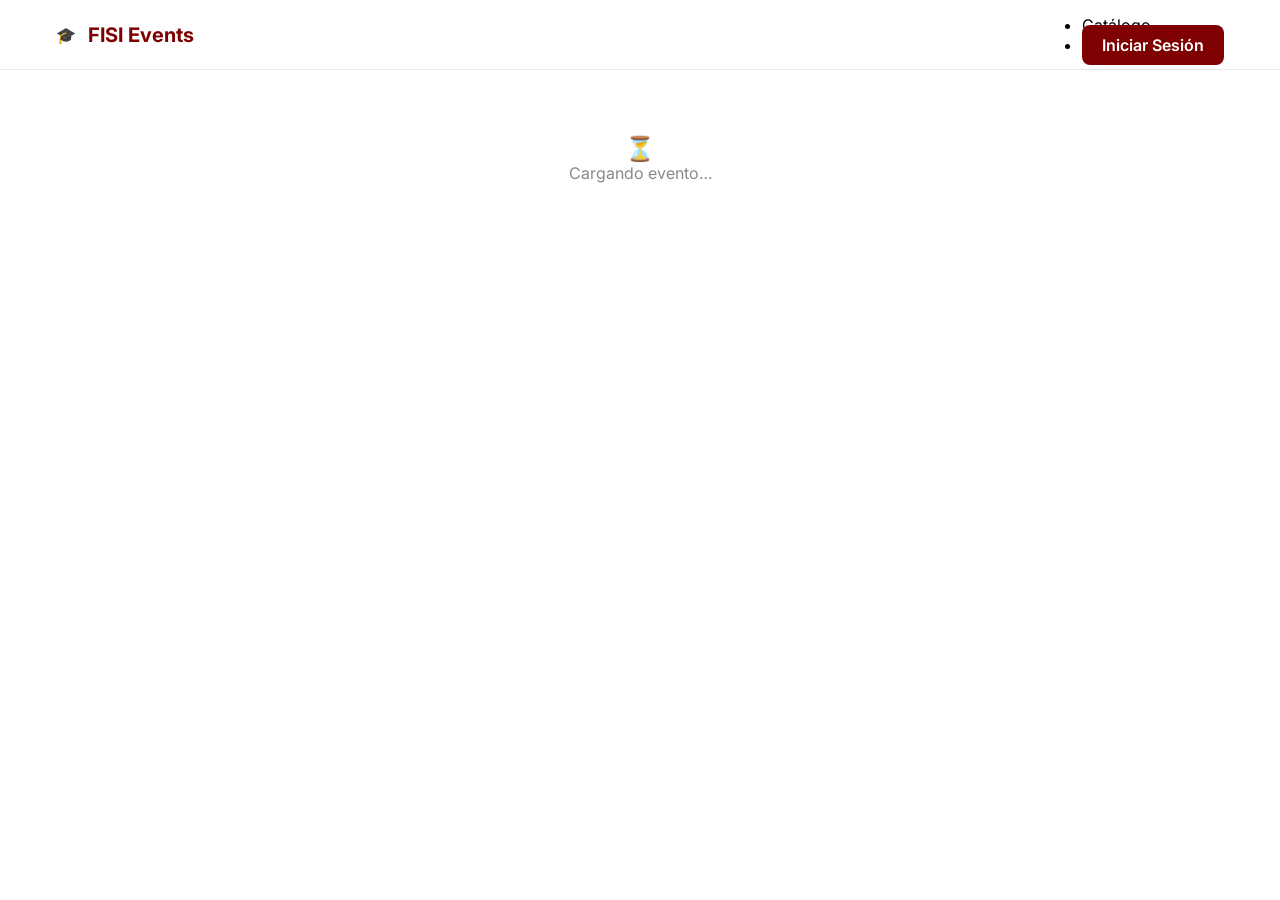
<file: evento-detalle.html>
<!DOCTYPE html>
<html lang="es">
<head>
  <meta charset="UTF-8">
  <meta name="viewport" content="width=device-width, initial-scale=1.0">
  <title>Detalle del Evento - FISI Events</title>
  <link rel="preconnect" href="https://fonts.googleapis.com">
  <link href="https://fonts.googleapis.com/css2?family=Inter:wght@400;500;600;700&display=swap" rel="stylesheet">
  <link rel="stylesheet" href="css/main.css">
  <link rel="stylesheet" href="css/event-detail.css">
  <link rel="stylesheet" href="css/components.css">
</head>
<body>

  <!-- ═══════════════════════════════════════════════════
       NAVBAR (renderizado por ui-global.js)
  ═══════════════════════════════════════════════════ -->
  <header class="main-navbar">
    <div class="container nav-wrapper">
      <div class="nav-brand">
        <span class="nav-logo-icon">🎓</span>
        <h1>FISI Events</h1>
      </div>
      <nav>
        <ul id="nav-links" class="auth-guest">
          <li class="auth-guest-item"><a href="index.html" class="nav-link">Catálogo</a></li>
          <li class="auth-guest-item"><a href="login.html" class="btn-login">Iniciar Sesión</a></li>
        </ul>
      </nav>
    </div>
  </header>

  <!-- ═══════════════════════════════════════════════════
       CONTENIDO PRINCIPAL
  ═══════════════════════════════════════════════════ -->
  <div id="loading-state" style="text-align:center;padding:4rem;color:#888;">
    <p style="font-size:1.5rem">⏳</p>
    <p>Cargando evento…</p>
  </div>

  <div id="error-state" class="container" style="display:none;text-align:center;padding:4rem;">
    <p style="font-size:2.5rem;margin-bottom:1rem;">😕</p>
    <h2>Evento no encontrado</h2>
    <p style="color:#666;margin:1rem 0;">El evento solicitado no existe o fue eliminado.</p>
    <a href="index.html" class="btn-ver-mas" style="display:inline-block;margin-top:1rem;">← Volver al catálogo</a>
  </div>

  <main id="detail-root" class="detail-layout container" style="display:none;">

    <!-- ── Columna principal ── -->
    <section class="main-content">
      <div class="back-link-container">
        <a href="index.html" class="back-link">← Volver al Catálogo</a>
      </div>

      <span id="event-badge" class="event-badge">…</span>
      <h1 id="event-title">…</h1>

      <div class="event-visual-block">
        <span class="visual-texto">FISI EVENTS</span>
      </div>

      <div class="event-description-block">
        <h2>Descripción del Evento</h2>
        <p id="event-description">Sin descripción disponible.</p>
      </div>

      <div class="event-expositores-block">
        <h2>Expositores</h2>
        <ul id="event-expositores"></ul>
      </div>

      <!-- Estado del evento -->
      <div id="event-status-block" class="event-status-block" style="display:none;">
        <span id="event-status-badge" class="status-badge"></span>
      </div>
    </section>

    <!-- ── Sidebar de inscripción ── -->
    <aside class="sidebar-sticky">
      <div class="registration-card">
        <h3>Información de Inscripción</h3>

        <div class="info-item">
          <span class="icon">📅</span>
          <div>
            <strong>Fecha:</strong>
            <p id="event-date">--/--/----</p>
          </div>
        </div>

        <div class="info-item">
          <span class="icon">⏰</span>
          <div>
            <strong>Horario:</strong>
            <p id="event-time">--:-- - --:--</p>
          </div>
        </div>

        <div class="info-item">
          <span class="icon">👥</span>
          <div>
            <strong>Aforo:</strong>
            <p id="event-aforo">Cargando…</p>
          </div>
        </div>

        <div class="info-item" id="limite-container" style="display:none;">
          <span class="icon">📋</span>
          <div>
            <strong>Límite de inscripción:</strong>
            <p id="event-limite">--</p>
          </div>
        </div>

        <!-- Mensaje para usuarios no logueados -->
        <div id="msg-no-sesion" class="info-msg" style="display:none;">
          <p>Debes <a href="login.html">iniciar sesión</a> para inscribirte.</p>
        </div>

        <!-- Botón principal de acción -->
        <button
          id="btn-accion"
          class="btn-register-visual btn-inscribir"
          style="display:none;"
        >
          Registrarse
        </button>

        <!-- Spinner de carga del botón -->
        <div id="btn-spinner" style="display:none;text-align:center;padding:1rem;">
          <span>⏳ Procesando…</span>
        </div>
      </div>
    </aside>

  </main>

  <!-- ═══════════════════════════════════════════════════
       LÓGICA DE LA PÁGINA
  ═══════════════════════════════════════════════════ -->
  <script type="module" src="js/config.js"></script>
  <script type="module" src="js/ui-global.js"></script>
  <script type="module">
    import { obtenerEventoPorId }                    from './js/modules/events.js';
    import { getUsuarioLogueado }                    from './js/modules/auth.js';
    import { inscribir, cancelarInscripcion, estaInscrito } from './js/modules/inscriptions.js';
    import { mostrarAlertaFlotante }                 from './js/utils/alerts.js';
    import { CONFIG_SISTEMA }                        from './js/config.js';

    const { PROGRAMADO, EN_CURSO, FINALIZADO } = CONFIG_SISTEMA.STATUS_EVENTO;

    document.addEventListener('DOMContentLoaded', async () => {
      const params  = new URLSearchParams(window.location.search);
      const idParam = params.get('id');

      // ── Validar ID ───────────────────────────────────────
      const eventId = parseInt(idParam, 10);
      if (!idParam || isNaN(eventId)) {
        mostrarError();
        return;
      }

      // ── Cargar evento ────────────────────────────────────
      let evento;
      try {
        evento = await obtenerEventoPorId(eventId);
      } catch (err) {
        console.error('[evento-detalle]', err);
        mostrarError();
        return;
      }

      if (!evento) { mostrarError(); return; }

      // ── Renderizar datos del evento ──────────────────────
      renderizarEvento(evento);

      // ── Obtener sesión activa ────────────────────────────
      const sesion = getUsuarioLogueado();

      // ── Configurar botón de acción ───────────────────────
      await configurarBoton(evento, sesion);

      // ── Mostrar contenido ────────────────────────────────
      document.getElementById('loading-state').style.display = 'none';
      document.getElementById('detail-root').style.display   = 'grid';
    });

    /* ── Helpers ────────────────────────────────────────── */

    function renderizarEvento(ev) {
      document.title = `${ev.titulo} - FISI Events`;

      // Badge de categoría
      const badge = document.getElementById('event-badge');
      badge.textContent  = capitalizar(ev.categoria || '');
      badge.className    = `event-badge badge-${ev.categoria || 'charla'}`;

      document.getElementById('event-title').textContent =
        ev.titulo || 'Sin título';

      document.getElementById('event-description').textContent =
        ev.descripcion || 'No hay descripción disponible para este evento.';

      // Fecha y horario
      document.getElementById('event-date').textContent = formatearFecha(ev.fecha_inicio);
      document.getElementById('event-time').textContent =
        ev.hora_inicio && ev.hora_fin
          ? `${ev.hora_inicio} – ${ev.hora_fin}`
          : ev.hora_inicio || '--:--';

      // Aforo
      const afoEl = document.getElementById('event-aforo');
      afoEl.textContent = ev.capacidad_max
        ? `Máx. ${ev.capacidad_max} personas`
        : 'Sin límite de aforo';

      // Límite de inscripción
      if (ev.limite_inscripcion) {
        document.getElementById('limite-container').style.display = 'flex';
        document.getElementById('event-limite').textContent = formatearFecha(ev.limite_inscripcion);
      }

      // Expositores
      const lista = document.getElementById('event-expositores');
      lista.innerHTML = '';
      const exps = ev.expositores || [];
      if (exps.length > 0) {
        exps.forEach(exp => {
          const li = document.createElement('li');
          li.textContent = exp;
          lista.appendChild(li);
        });
      } else {
        lista.innerHTML = '<li>Expositores por confirmar</li>';
      }

      // Estado del evento
      const statusBlock = document.getElementById('event-status-block');
      const statusBadge = document.getElementById('event-status-badge');
      if (ev.status) {
        statusBlock.style.display = 'block';
        const map = {
          [PROGRAMADO]: { label: 'Próximo',       cls: 'badge-programado' },
          [EN_CURSO]:   { label: 'En curso 🟢',   cls: 'badge-en-curso'   },
          [FINALIZADO]: { label: 'Finalizado',     cls: 'badge-finalizado' },
        };
        const info = map[ev.status] || { label: ev.status, cls: '' };
        statusBadge.textContent = info.label;
        statusBadge.className   = `status-badge ${info.cls}`;
      }
    }

    async function configurarBoton(ev, sesion) {
      const btnAccion    = document.getElementById('btn-accion');
      const msgNoSesion  = document.getElementById('msg-no-sesion');
      const btnSpinner   = document.getElementById('btn-spinner');

      // Si el evento ya finalizó, no hay acción posible
      if (ev.status === FINALIZADO) {
        msgNoSesion.style.display = 'block';
        msgNoSesion.innerHTML = '<p>Este evento ya ha finalizado.</p>';
        return;
      }

      // Usuario no logueado
      if (!sesion.token || !sesion.userData) {
        msgNoSesion.style.display = 'block';
        return;
      }

      // Solo alumnos pueden inscribirse
      if (sesion.role !== CONFIG_SISTEMA.ROLES.ALUMNO) {
        msgNoSesion.style.display  = 'block';
        msgNoSesion.innerHTML = '<p>Solo alumnos pueden inscribirse a eventos.</p>';
        return;
      }

      const userId = sesion.userData.id || sesion.userData.user_id;

      // Verificar estado de inscripción
      let inscrito = false;
      try {
        inscrito = await estaInscrito(userId, ev.id);
      } catch (e) {
        console.warn('[evento-detalle] estaInscrito error:', e.message);
      }

      // Mostrar botón
      btnAccion.style.display = 'block';
      actualizarBoton(inscrito);

      btnAccion.addEventListener('click', async () => {
        btnAccion.style.display = 'none';
        btnSpinner.style.display = 'block';

        try {
          if (inscrito) {
            await cancelarInscripcion(userId, ev.id);
            inscrito = false;
            mostrarAlertaFlotante('Inscripción cancelada correctamente.', 'aviso');
          } else {
            await inscribir(userId, ev, btnAccion);
            inscrito = true;
            mostrarAlertaFlotante('¡Te has inscrito exitosamente!', 'exito');
          }
          actualizarBoton(inscrito);
        } catch (err) {
          mostrarAlertaFlotante(err.message || 'Ocurrió un error. Inténtalo nuevamente.', 'error');
        } finally {
          btnSpinner.style.display = 'none';
          btnAccion.style.display  = 'block';
        }
      });

      function actualizarBoton(estaInscritoNow) {
        if (estaInscritoNow) {
          btnAccion.textContent = 'Cancelar Inscripción';
          btnAccion.className   = 'btn-register-visual btn-cancelar';
        } else {
          btnAccion.textContent = 'Registrarse';
          btnAccion.className   = 'btn-register-visual btn-inscribir';
        }
      }
    }

    function mostrarError() {
      document.getElementById('loading-state').style.display = 'none';
      document.getElementById('error-state').style.display   = 'block';
    }

    function formatearFecha(fechaStr) {
      if (!fechaStr) return '--/--/----';
      try {
        const [y, m, d] = fechaStr.split('-');
        return `${d}/${m}/${y}`;
      } catch { return fechaStr; }
    }

    function capitalizar(str) {
      return str ? str.charAt(0).toUpperCase() + str.slice(1) : '';
    }
  </script>

</body>
</html>
</file>
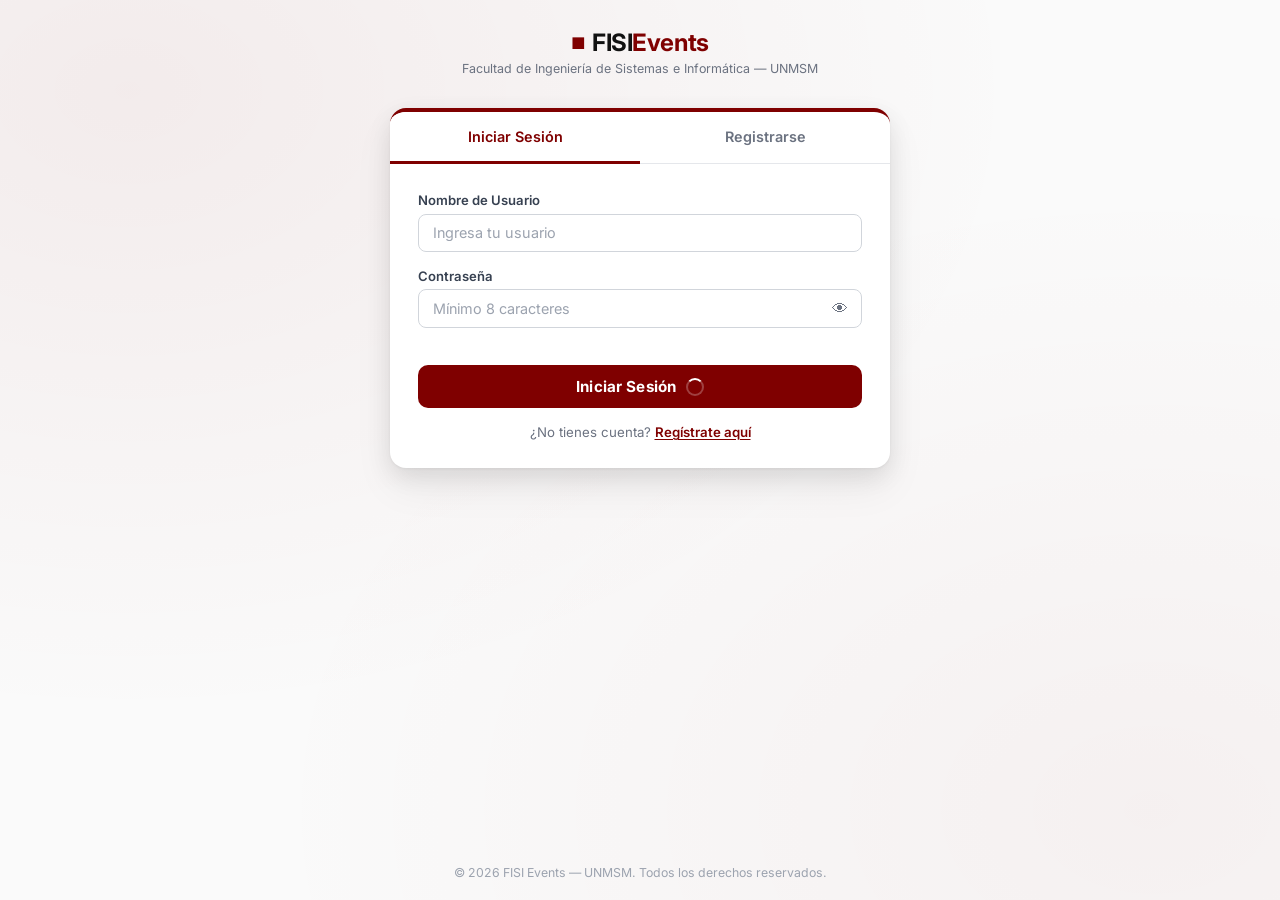
<file: login.html>
<!DOCTYPE html>
<html lang="es">
<head>
  <meta charset="UTF-8" />
  <meta name="viewport" content="width=device-width, initial-scale=1.0" />
  <meta name="description" content="Acceso e inscripción a FISI Events — Facultad de Ingeniería de Sistemas e Informática, UNMSM" />
  <title>Acceso | FISI Events</title>
  <!-- Google Fonts -->
  <link rel="preconnect" href="https://fonts.googleapis.com" />
  <link rel="preconnect" href="https://fonts.gstatic.com" crossorigin />
  <link href="https://fonts.googleapis.com/css2?family=Inter:wght@400;500;600;700;800&display=swap" rel="stylesheet" />
  <!-- Hojas de estilo -->
  <link rel="stylesheet" href="css/main.css" />
  <link rel="stylesheet" href="css/components.css" />
  <link rel="stylesheet" href="css/login.css" />
</head>
<body class="pagina-login">
  <header class="login-header" role="banner">
    <a href="index.html" class="login-header__logo" aria-label="Ir al catálogo de eventos FISI">
      <span class="logo-acento" aria-hidden="true">■</span>
      <span class="logo-texto">FISI<strong>Events</strong></span>
    </a>
    <p class="login-header__facultad">Facultad de Ingeniería de Sistemas e Informática — UNMSM</p>
  </header>

  <main class="login-main" role="main">
    <div class="login-card" role="region" aria-label="Formulario de acceso">
      <div class="login-tabs" role="tablist" aria-label="Modo de acceso">
        <button class="login-tab login-tab--activo" id="tab-login" role="tab" aria-selected="true" aria-controls="panel-login" type="button" data-tab="login">
          Iniciar Sesión
        </button>
        <button class="login-tab" id="tab-registro" role="tab" aria-selected="false" aria-controls="panel-registro" type="button" data-tab="registro">
          Registrarse
        </button>
      </div>

      <!-- PANEL 1: INICIO DE SESIÓN -->
      <div class="login-panel" id="panel-login" role="tabpanel" aria-labelledby="tab-login">
        <form id="form-login" novalidate autocomplete="on">
          <div class="form-group">
            <label class="form-label" for="login-username">Nombre de Usuario</label>
            <input class="form-input" type="text" id="login-username" name="username" placeholder="Ingresa tu usuario" required />
          </div>
          <div class="form-group">
            <label class="form-label" for="login-password">Contraseña</label>
            <div class="input-password-wrapper">
              <input class="form-input" type="password" id="login-password" name="password" placeholder="Mínimo 8 caracteres" autocomplete="current-password" required />
              <button type="button" class="input-password-toggle" aria-label="Mostrar u ocultar contraseña" data-target="login-password">👁</button>
            </div>
            <span class="form-error" id="login-password-error" role="alert" aria-live="polite"></span>
          </div>
          <button class="btn-login-submit" type="submit" id="btn-login">
            <span class="btn-texto">Iniciar Sesión</span>
            <span class="spinner-loader spinner-loader--sm spinner-loader--blanco btn-spinner" hidden></span>
          </button>
          <p class="login-footer-text">
            ¿No tienes cuenta? <button type="button" class="link-tab-switch" data-goto="registro">Regístrate aquí</button>
          </p>
        </form>
      </div>

      <!-- PANEL 2: REGISTRO -->
      <div class="login-panel login-panel--oculto" id="panel-registro" role="tabpanel" aria-labelledby="tab-registro" hidden>
        <form id="form-registro" novalidate autocomplete="off">
          
          <fieldset class="form-fieldset">
            <legend class="form-legend">Datos de la cuenta</legend>
            <div class="form-group">
              <label class="form-label" for="reg-username">Nombre de Usuario <abbr title="Obligatorio">*</abbr></label>
              <input class="form-input" type="text" id="reg-username" name="username" placeholder="Crea un usuario único" required />
            </div>

            <div class="form-group">
              <label class="form-label" for="reg-password">Contraseña <abbr title="Obligatorio">*</abbr></label>
              <div class="input-password-wrapper">
                <input class="form-input" type="password" id="reg-password" name="password" placeholder="Mínimo 8 caracteres" autocomplete="new-password" required />
                <button type="button" class="input-password-toggle" aria-label="Mostrar u ocultar contraseña" data-target="reg-password">👁</button>
              </div>
            </div>

            <!-- Este bloque desaparecerá automáticamente si eligen "Grupo" -->
            <div id="bloque-nombres-personales">
              <div class="form-row">
                <div class="form-group">
                  <label class="form-label" for="reg-nombres">Nombres <abbr title="Obligatorio">*</abbr></label>
                  <input class="form-input" type="text" id="reg-nombres" name="firstName" placeholder="Ej. Juan Pérez" />
                </div>
                <div class="form-group">
                  <label class="form-label" for="reg-apellidos">Apellidos <abbr title="Obligatorio">*</abbr></label>
                  <input class="form-input" type="text" id="reg-apellidos" name="lastName" placeholder="Ej. Quispe Flores" />
                </div>
              </div>
            </div>
          </fieldset>

          <fieldset class="form-fieldset">
            <legend class="form-legend">Tipo de cuenta</legend>
            <div class="rol-selector" role="group" aria-label="Seleccionar tipo de cuenta">
              <label class="rol-opcion">
                <input type="radio" name="role" value="alumno" id="rol-alumno" class="rol-radio" checked required />
                <span class="rol-opcion-card" aria-hidden="true">
                  <span class="rol-icono">🎓</span>
                  <span class="rol-nombre">Alumno</span>
                  <span class="rol-desc">Estudiante de la FISI</span>
                </span>
              </label>
              <label class="rol-opcion">
                <input type="radio" name="role" value="organizador" id="rol-organizador" class="rol-radio" required />
                <span class="rol-opcion-card" aria-hidden="true">
                  <span class="rol-icono">⚙️</span>
                  <span class="rol-nombre">Organizador</span>
                  <span class="rol-desc">Docente, círculo o lab.</span>
                </span>
              </label>
            </div>
          </fieldset>

          <fieldset class="form-fieldset bloque-alumno" id="bloque-alumno">
            <legend class="form-legend">Datos de estudiante UNMSM</legend>
            <div class="form-group">
              <label class="form-label" for="reg-codigo">Código de estudiante <abbr title="Obligatorio">*</abbr></label>
              <input class="form-input" type="text" id="reg-codigo" name="studentCode" placeholder="Ej. 21200010" maxlength="10" inputmode="numeric" autocomplete="off" />
              <small class="form-hint">Entre 8 y 10 dígitos numéricos.</small>
            </div>
            <div class="form-group">
              <label class="form-label" for="reg-facultad">Facultad <abbr title="Obligatorio">*</abbr></label>
              <select class="form-input form-select" id="reg-facultad" name="faculty">
                <option value="" disabled selected>Selecciona tu Facultad</option>
                <option value="Ingeniería de Sistemas e Informática">Ingeniería de Sistemas e Informática</option>
                <option value="Ingeniería de Software">Ingeniería de Software</option>
              </select>
            </div>
            <div class="form-group">
              <label class="form-label" for="reg-carrera">Escuela / Carrera <abbr title="Obligatorio">*</abbr></label>
              <select class="form-input form-select" id="reg-carrera" name="career">
                <option value="" disabled selected>Selecciona tu Carrera</option>
                <option value="Ingeniería de Sistemas">Ingeniería de Sistemas</option>
                <option value="Ingeniería de Software">Ingeniería de Software</option>
              </select>
            </div>
          </fieldset>

          <fieldset class="form-fieldset bloque-organizador hidden" id="bloque-organizador" hidden>
            <legend class="form-legend">Tipo de organizador</legend>
            <div class="rol-selector rol-selector--organizador" role="group" aria-label="Subtipo de organizador">
              <label class="rol-opcion">
                <input type="radio" name="organizerType" value="persona" id="org-persona" class="rol-radio" checked />
                <span class="rol-opcion-card" aria-hidden="true">
                  <span class="rol-icono">👤</span>
                  <span class="rol-nombre">Persona</span>
                  <span class="rol-desc">Docente o administrativo</span>
                </span>
              </label>
              <label class="rol-opcion">
                <input type="radio" name="organizerType" value="grupo" id="org-grupo" class="rol-radio" />
                <span class="rol-opcion-card" aria-hidden="true">
                  <span class="rol-icono">👥</span>
                  <span class="rol-nombre">Grupo</span>
                  <span class="rol-desc">Círculo / laboratorio</span>
                </span>
              </label>
            </div>
            <div class="form-group bloque-nombre-grupo hidden" id="bloque-nombre-grupo" hidden>
              <label class="form-label" for="reg-nombre-grupo">
                Nombre del Círculo / Laboratorio <abbr title="Obligatorio">*</abbr>
              </label>
              <input class="form-input" type="text" id="reg-nombre-grupo" name="groupName" placeholder="Ej. Lab de IA" autocomplete="organization" />
            </div>
          </fieldset>

          <button class="btn-login-submit" type="submit" id="btn-registro">
            <span class="btn-texto">Crear cuenta</span>
            <span class="spinner-loader spinner-loader--sm spinner-loader--blanco btn-spinner" hidden></span>
          </button>
          <p class="login-footer-text">
            ¿Ya tienes cuenta? <button type="button" class="link-tab-switch" data-goto="login">Inicia sesión</button>
          </p>
        </form>
      </div>
    </div>
  </main>

  <footer class="login-footer" role="contentinfo">
    <p>© <span id="ano-actual"></span> FISI Events — UNMSM. Todos los derechos reservados.</p>
  </footer>

  <!-- SCRIPT DEFINITIVO Y ORDENADO -->
  <script type="module">
    import { registrar, iniciarSesion, redirigirPorRol } from './js/modules/auth.js';

    document.getElementById('ano-actual').textContent = new Date().getFullYear();

    const tabs           = document.querySelectorAll('.login-tab');
    const panelLogin     = document.getElementById('panel-login');
    const panelRegistro  = document.getElementById('panel-registro');
    const formLogin      = document.getElementById('form-login');
    const formRegistro   = document.getElementById('form-registro');
    const radioRoles     = document.querySelectorAll('input[name="role"]');
    const radioOrgTypes  = document.querySelectorAll('input[name="organizerType"]');
    
    // Bloques visuales
    const bloqueAlumno   = document.getElementById('bloque-alumno');
    const bloqueOrg      = document.getElementById('bloque-organizador');
    const bloqueGrupo    = document.getElementById('bloque-nombre-grupo');
    const bloqueNombres  = document.getElementById('bloque-nombres-personales');

    function activarTab(nombreTab) {
      const esLogin = nombreTab === 'login';
      tabs.forEach((tab) => {
        const activo = tab.dataset.tab === nombreTab;
        tab.classList.toggle('login-tab--activo', activo);
        tab.setAttribute('aria-selected', String(activo));
      });
      panelLogin.hidden = !esLogin;
      panelRegistro.hidden = esLogin;
      panelLogin.classList.toggle('login-panel--oculto', !esLogin);
      panelRegistro.classList.toggle('login-panel--oculto', esLogin);
    }

    tabs.forEach((tab) => tab.addEventListener('click', () => activarTab(tab.dataset.tab)));
    document.querySelectorAll('.link-tab-switch').forEach((btn) => btn.addEventListener('click', () => activarTab(btn.dataset.goto)));

    function actualizarFormularioPorTipo() {
        const rol = document.querySelector('input[name="role"]:checked')?.value;
        const tipo = document.querySelector('input[name="organizerType"]:checked')?.value;
        
        const esAlumno = (rol === 'alumno');
        const esGrupo = (rol === 'organizador' && tipo === 'grupo');

        _toggleBloque(bloqueAlumno, esAlumno);
        _toggleBloque(bloqueOrg, !esAlumno);
        bloqueAlumno.querySelectorAll('input, select').forEach(el => el.disabled = !esAlumno);
        bloqueOrg.querySelectorAll('input, select').forEach(el => el.disabled = esAlumno);

        _toggleBloque(bloqueNombres, !esGrupo);
        bloqueNombres.querySelectorAll('input').forEach(el => el.disabled = esGrupo);

        _toggleBloque(bloqueGrupo, esGrupo);
        bloqueGrupo.querySelectorAll('input').forEach(el => el.disabled = !esGrupo);
    }

    radioRoles.forEach((r) => r.addEventListener('change', actualizarFormularioPorTipo));
    radioOrgTypes.forEach((r) => r.addEventListener('change', actualizarFormularioPorTipo));
    actualizarFormularioPorTipo();

    document.querySelectorAll('.input-password-toggle').forEach((btn) => {
      btn.addEventListener('click', () => {
        const input = document.getElementById(btn.dataset.target);
        if (!input) return;
        const esPass = input.type === 'password';
        input.type = esPass ? 'text' : 'password';
        btn.textContent = esPass ? '🙈' : '👁';
      });
    });

    // ── ENVÍO DE LOGIN ──
    formLogin.addEventListener('submit', async (e) => {
      e.preventDefault();
      const btn = document.getElementById('btn-login');
      const username = document.getElementById('login-username').value.trim();
      const pass = document.getElementById('login-password').value;

      _activarCarga(btn, true);
      const resultado = await iniciarSesion(username, pass);
      _activarCarga(btn, false);

      if (resultado.exito) redirigirPorRol(resultado.role);
    });

    // ── ENVÍO DE REGISTRO ──
    formRegistro.addEventListener('submit', async (e) => {
      e.preventDefault();
      const btn = document.getElementById('btn-registro');
      
      const rol = document.querySelector('input[name="role"]:checked')?.value;
      const orgType = document.querySelector('input[name="organizerType"]:checked')?.value;
      const username = document.getElementById('reg-username').value.trim();
      const password = document.getElementById('reg-password').value;

      const formData = {
          username: username,
          role: rol,
          firstName: document.getElementById('reg-nombres').value.trim(),
          lastName: document.getElementById('reg-apellidos').value.trim(),
          studentCode: document.getElementById('reg-codigo').value.trim(),
          faculty: document.getElementById('reg-facultad').value,
          career: document.getElementById('reg-carrera').value,
          organizerType: orgType,
          groupName: document.getElementById('reg-nombre-grupo').value.trim(),
      };

      _activarCarga(btn, true);
      const resultado = await registrar(username, password, formData);
      _activarCarga(btn, false);

      if (resultado.exito) redirigirPorRol(formData.role);
    });

    function _toggleBloque(el, visible) {
      if (!el) return;
      if (visible) {
        el.hidden = false;
        el.classList.remove('hidden');
        requestAnimationFrame(() => el.classList.add('bloque-visible'));
      } else {
        el.classList.remove('bloque-visible');
        el.classList.add('hidden');
        const onEnd = () => { el.hidden = true; el.removeEventListener('transitionend', onEnd); };
        el.addEventListener('transitionend', onEnd);
      }
    }

    function _activarCarga(btn, cargando) {
      btn.disabled = cargando;
      const texto = btn.querySelector('.btn-texto');
      const spinner = btn.querySelector('.btn-spinner');
      if (texto) texto.hidden = cargando;
      if (spinner) spinner.hidden = !cargando;
    }
  </script>
</body>
</html>
</file>
<file: css/main.css>
/**
 * =========================================================================
 * ESTILOS GLOBALES Y NAVBAR DINÁMICO - FISI EVENTS
 * =========================================================================
 * Desarrollado por: Integrante 1 (Arquitectura Base y Layout)
 * Propósito: Centralizar variables y la estructura del encabezado común.
 */

/* 1. VARIABLES INSTITUCIONALES UNMSM [cite: 539-546] */
:root {
    --rojo-sanmarcos: #7F0000; /* Identidad oficial de la universidad [cite: 540] */
    --gris-oscuro: #111111;    /* Tipografías principales y contrastes [cite: 541] */
    --gris-medio: #555555;     /* Textos secundarios y bordes */
    --gris-claro: #EAEAEA;     /* Líneas divisorias de tablas y modales */
    --blanco-fondo: #FAFAFA;   /* Fondo general limpio estilo Eventbrite [cite: 542] */
    --blanco-puro: #FFFFFF;    /* Fondos de tarjetas, navbar y paneles */
    --verde-exito: #28A745;    /* Botón Registrarse / Estado "Presente" [cite: 543] */
    --rojo-alerta: #DC3545;    /* Botón Cancelar / Estado "Faltó" / Errores [cite: 544] */
    --fuente-fisi: 'Inter', system-ui, -apple-system, sans-serif; /* Tipografía limpia [cite: 545] */
    
    /* Configuración de Layout Común */
    --max-width-sitio: 1200px;
    --borde-radio-std: 8px;
    --sombra-tarjeta: 0 4px 6px -1px rgba(0, 0, 0, 0.1), 0 2px 4px -1px rgba(0, 0, 0, 0.06);
}

/* 2. RESETEO ESTRUCTURAL GLOBAL */
* {
    margin: 0;
    padding: 0;
    box-sizing: border-box; /* Evita que los paddings alteren el ancho de cajas */
}

body {
    font-family: var(--fuente-fisi); [cite: 545]
    background-color: var(--blanco-fondo); [cite: 542]
    color: var(--gris-oscuro); [cite: 541]
    line-height: 1.5;
    -webkit-font-smoothing: antialiased;
}

a {
    text-decoration: none;
    color: inherit;
}

button {
    font-family: inherit;
    cursor: pointer;
    border: none;
    background: none;
}

/* 3. CONTENEDORES DE DISEÑO BASE */
.container {
    width: 100%;
    max-width: var(--max-width-sitio);
    margin: 0 auto;
    padding: 0 20px;
}

/* 4. MAQUETACIÓN DE LA BARRA DE NAVEGACIÓN SUPERIOR (NAVBAR) [cite: 547] */
.main-navbar {
    background-color: var(--blanco-puro);
    border-bottom: 1px solid var(--gris-claro);
    position: sticky;
    top: 0;
    z-index: 1000; /* Asegura que se mantenga por encima del contenido al hacer scroll */
    height: 70px;
}

.nav-wrapper {
    display: flex;
    justify-content: space-between;
    align-items: center;
    height: 100%;
}

.nav-brand {
    display: flex;
    align-items: center;
    gap: 12px;
}

.nav-brand img {
    height: 45px;
    width: auto;
}

.nav-brand h1 {
    font-size: 1.25rem;
    font-weight: 700;
    color: var(--rojo-sanmarcos); /* Color principal UNMSM */
}

/* Clases de Control de Sesión (Maniobradas por JavaScript UI) */
.nav-auth-area .auth-guest,
.nav-auth-area .auth-user {
    display: flex;
    align-items: center;
    gap: 20px;
}

/* Clase de utilidad crítica para ocultar estados de sesión */
.hidden {
    display: none !important;
}

/* Estilo del Botón de Login Estilo Eventbrite */
.btn-login {
    background-color: var(--rojo-sanmarcos);
    color: var(--blanco-puro);
    padding: 10px 20px;
    border-radius: var(--borde-radio-std);
    font-weight: 600;
    transition: background-color 0.2s ease;
}

.btn-login:hover {
    background-color: #550000; /* Oscurecimiento al pasar el cursor */
}

/* Menú Desplegable del Usuario Logueado (Dropdown)  */
.user-menu-container {
    position: relative;
    cursor: pointer;
}

.user-profile-trigger {
    display: flex;
    align-items: center;
    gap: 8px;
    font-weight: 600;
}

.user-dropdown-menu {
    position: absolute;
    right: 0;
    top: 100%;
    margin-top: 10px;
    background-color: var(--blanco-puro);
    border: 1px solid var(--gris-claro);
    border-radius: var(--borde-radio-std);
    box-shadow: var(--sombra-tarjeta);
    min-width: 180px;
}

.user-dropdown-menu a,
.user-dropdown-menu button {
    display: block;
    width: 100%;
    padding: 12px 16px;
    text-align: left;
    font-size: 0.9rem;
    transition: background-color 0.2s ease;
}

.user-dropdown-menu a:hover,
.user-dropdown-menu button:hover {
    background-color: var(--blanco-fondo);
}

.btn-logout {
    color: var(--rojo-alerta);
    border-top: 1px solid var(--gris-claro);
}
</file>
<file: css/catalog.css>
.catalog-layout {
    display: grid;
    grid-template-columns: 3fr 1fr;
    gap: 2rem;
    max-width: 1200px;
    margin: 2rem auto;
    padding: 0 1rem;
}

/* Buscar y filtrar */
.search-filters-section {
    max-width: 1200px;
    margin: 2rem auto;
    padding: 0 1rem;
    display: flex;
    flex-direction: column;
    gap: 1rem;
    align-items: center;
}

.search-container input {
    width: 100%;
    min-width: 300px;
    padding: 0.8rem;
    border: 1px solid var(--gris-oscuro, #ccc);
    border-radius: 4px;
    font-family: var(--fuente-fisi, 'Inter', sans-serif);
}

.filters-container {
    display: flex;
    gap: 1rem;
    flex-wrap: wrap;
    justify-content: center;
}

.filter-btn {
    padding: 0.5rem 1.5rem;
    border: none;
    border-radius: 20px;
    background-color: var(--blanco-fondo, #eee);
    cursor: pointer;
    transition: background-color 0.3s;
}

.filter-btn:hover, .filter-btn.active {
    background-color: var(--rojo-sanmarcos, #7F0000);
    color: white;
}

/* Tarjetas de eventos */
.catalog-grid {
    display: grid;
    grid-template-columns: repeat(auto-fill, minmax(280px, 1fr));
    gap: 1.5rem;
    align-content: start;
}

.event-card {
    border: 1px solid #eaeaea;
    border-radius: 8px;
    padding: 1rem;
    background: white;
    box-shadow: 0 2px 4px rgba(0,0,0,0.05);
    display: flex;
    flex-direction: column;
    gap: 0.5rem;
}

/* Responsividad en celulares */
@media (max-width: 768px) {
    .catalog-layout {
        grid-template-columns: 1fr; 
    }
}

/* Diseño de trajetas de eventos */

.event-card {
    border: 1px solid #eaeaea;
    border-radius: 8px;
    padding: 1.5rem;
    background: #ffffff;
    box-shadow: 0 4px 6px rgba(0,0,0,0.05);
    display: flex;
    flex-direction: column;
    gap: 1rem;
    transition: transform 0.2s ease, box-shadow 0.2s ease;
}

.event-card:hover {
    transform: translateY(-5px);
    box-shadow: 0 8px 12px rgba(0,0,0,0.1);
}

/* Etiquetas por categoría */
.event-badge {
    align-self: flex-start;
    padding: 0.3rem 0.8rem;
    border-radius: 20px;
    font-size: 0.8rem;
    font-weight: bold;
    text-transform: uppercase;
}

.badge-charla { background-color: #e3f2fd; color: #1565c0; }
.badge-taller { background-color: #e8f5e9; color: #2e7d32; }
.badge-seminario { background-color: #fff3e0; color: #ef6c00; }
.badge-congreso { background-color: #fce4ec; color: #c2185b; }

.event-title {
    font-size: 1.25rem;
    color: var(--gris-oscuro, #111111);
    margin: 0;
    line-height: 1.4;
}

.event-details p {
    margin: 0.3rem 0;
    color: #555;
    font-size: 0.95rem;
}

/* Botón que emula la interacción para Eshtebam */
.btn-ver-mas {
    margin-top: auto;
    text-align: center;
    padding: 0.6rem;
    background-color: var(--rojo-sanmarcos, #7F0000);
    color: white;
    text-decoration: none;
    border-radius: 4px;
    font-weight: bold;
    transition: background-color 0.3s;
}

.btn-ver-mas:hover {
    background-color: #5a0000;
}
</file>
<file: css/calendar.css>
.calendar-sidebar {
    background-color: #fff;
    border: 1px solid #eaeaea;
    border-radius: 8px;
    padding: 1rem;
    height: fit-content;
    box-shadow: 0 2px 4px rgba(0,0,0,0.05);
}

.calendar-header {
    text-align: center;
    margin-bottom: 1rem;
    font-family: var(--fuente-fisi, 'Inter', sans-serif);
}

/* Días de la semana */
.calendar-weekdays {
    display: grid;
    grid-template-columns: repeat(7, 1fr);
    gap: 5px;
    margin-bottom: 5px;
    font-size: 0.75rem;
    font-weight: 700;
    text-align: center;
    color: var(--gris-oscuro, #111111);
}

.calendar-weekdays div {
    padding: 0.35rem 0;
    border-radius: 4px;
    background-color: #f4f4f4;
}

/* Cuadrícula */
.calendar-grid {
    display: grid;
    grid-template-columns: repeat(7, 1fr);
    gap: 5px;
    min-height: 320px;
}

.calendar-day {
    aspect-ratio: 1;
    display: flex;
    justify-content: center;
    align-items: center;
    border-radius: 4px;
    background-color: var(--blanco-fondo, #FAFAFA);
    font-size: 0.9rem;
    position: relative;
    font-weight: 600;
    border: 1px solid transparent;
}

/* Días con evento */
.calendar-day.has-event {
    background-color: rgba(127, 0, 0, 0.08);
    border-color: var(--rojo-sanmarcos, #7F0000);
}

.calendar-day.has-event::after {
    content: "";
    position: absolute;
    bottom: 5px;
    width: 6px;
    height: 6px;
    background-color: var(--rojo-sanmarcos, #7F0000);
    border-radius: 50%;
}

/* Indicador de cantidad */
.calendar-day.has-event::before {
    content: attr(data-count);
    position: absolute;
    top: 4px;
    right: 4px;
    width: 18px;
    height: 18px;
    border-radius: 50%;
    background-color: var(--rojo-sanmarcos, #7F0000);
    color: #fff;
    font-size: 0.7rem;
    display: flex;
    align-items: center;
    justify-content: center;
    line-height: 1;
}

/* Día actual */
.calendar-day.today {
    outline: 2px solid var(--rojo-sanmarcos, #7F0000);
    background-color: #fff;
}

/* Celdas vacías */
.empty-day {
    background-color: transparent;
    border: none;
    pointer-events: none;
}
</file>
<file: css/components.css>
/**
 * css/components.css
 * FISI Events – Componentes globales de UI
 * Modales, overlays, spinners de carga, toasts y checkbox personalizado.
 * Heredado: variables :root definidas en css/main.css
 */

/* ═══════════════════════════════════════════════════════════════════════════ *
 * 1. OVERLAY DE MODAL                                                         *
 * ═══════════════════════════════════════════════════════════════════════════ */

.modal-component-overlay {
  position: fixed;
  inset: 0;                                /* top/right/bottom/left = 0 */
  z-index: 10000;
  display: flex;
  align-items: center;
  justify-content: center;
  background: rgba(0, 0, 0, 0.58);
  backdrop-filter: blur(5px);
  -webkit-backdrop-filter: blur(5px);
  opacity: 0;
  transition: opacity 0.25s ease;
  pointer-events: none;                    /* no interactivo mientras no sea visible */
}

.modal-component-overlay.modal-abierto {
  opacity: 1;
  pointer-events: auto;
}

/* ═══════════════════════════════════════════════════════════════════════════ *
 * 2. TARJETA CENTRAL DEL MODAL                                                *
 * ═══════════════════════════════════════════════════════════════════════════ */

.modal-component-card {
  position: relative;
  background: #ffffff;
  border-radius: 14px;
  padding: 2rem 2.25rem;
  width: min(460px, calc(100vw - 2rem));
  max-height: 85vh;
  overflow-y: auto;
  box-shadow:
    0 2px 4px rgba(0,0,0,0.04),
    0 8px 24px rgba(0,0,0,0.10),
    0 24px 48px rgba(0,0,0,0.14);
  transform: scale(0.90);
  transition: transform 0.25s cubic-bezier(0.34, 1.56, 0.64, 1);
  font-family: var(--fuente-fisi, 'Inter', sans-serif);
}

.modal-component-overlay.modal-abierto .modal-component-card {
  transform: scale(1);
}

/* ── Barra de color institucional en el borde superior ── */
.modal-component-card::before {
  content: '';
  position: absolute;
  top: 0;
  left: 0;
  right: 0;
  height: 4px;
  background: var(--rojo-sanmarcos, #7F0000);
  border-radius: 14px 14px 0 0;
}

/* ═══════════════════════════════════════════════════════════════════════════ *
 * 3. TIPOGRAFÍA INTERNA DEL MODAL                                             *
 * ═══════════════════════════════════════════════════════════════════════════ */

.modal-titulo {
  font-size: 1.15rem;
  font-weight: 700;
  color: var(--gris-oscuro, #111111);
  margin: 0.25rem 0 0.6rem 0;
  line-height: 1.35;
}

.modal-descripcion {
  font-size: 0.875rem;
  color: #4b5563;
  line-height: 1.65;
  margin: 0 0 1.5rem 0;
}

.modal-descripcion strong {
  color: var(--gris-oscuro, #111111);
}

/* ═══════════════════════════════════════════════════════════════════════════ *
 * 4. VARIANTES DE ALERTA INSTITUCIONAL                                        *
 * ═══════════════════════════════════════════════════════════════════════════ */

/* Advertencia / Choque de Horario */
.modal-component-card.modal-aviso::before {
  background: #e0800a;
}

.modal-component-card.modal-aviso .modal-icono {
  color: #e0800a;
}

/* Éxito */
.modal-component-card.modal-exito::before {
  background: var(--verde-exito, #28A745);
}

.modal-component-card.modal-exito .modal-icono {
  color: var(--verde-exito, #28A745);
}

/* Error / Peligro */
.modal-component-card.modal-error::before {
  background: var(--rojo-alerta, #DC3545);
}

.modal-component-card.modal-error .modal-icono {
  color: var(--rojo-alerta, #DC3545);
}

/* Ícono de encabezado del modal */
.modal-icono {
  font-size: 2rem;
  line-height: 1;
  margin-bottom: 0.6rem;
  display: block;
}

/* ═══════════════════════════════════════════════════════════════════════════ *
 * 5. BOTONES DE ACCIÓN DEL MODAL                                              *
 * ═══════════════════════════════════════════════════════════════════════════ */

.modal-acciones {
  display: flex;
  align-items: center;
  justify-content: flex-end;
  gap: 0.75rem;
  flex-wrap: wrap;
  margin-top: 1.5rem;
}

.btn-modal {
  display: inline-flex;
  align-items: center;
  justify-content: center;
  gap: 0.4rem;
  padding: 0.55rem 1.25rem;
  border: none;
  border-radius: 8px;
  font-family: var(--fuente-fisi, 'Inter', sans-serif);
  font-size: 0.875rem;
  font-weight: 600;
  cursor: pointer;
  transition:
    background-color 0.15s ease,
    opacity 0.15s ease,
    transform 0.1s ease;
  white-space: nowrap;
}

.btn-modal:active {
  transform: scale(0.96);
}

.btn-modal-primario {
  background: var(--rojo-sanmarcos, #7F0000);
  color: #ffffff;
}

.btn-modal-primario:hover {
  opacity: 0.88;
}

.btn-modal-secundario {
  background: #f3f4f6;
  color: #374151;
}

.btn-modal-secundario:hover {
  background: #e5e7eb;
}

.btn-modal-peligro {
  background: var(--rojo-alerta, #DC3545);
  color: #ffffff;
}

.btn-modal-peligro:hover {
  opacity: 0.88;
}

/* ═══════════════════════════════════════════════════════════════════════════ *
 * 6. CHECKBOX PERSONALIZADO DE OMISIÓN                                        *
 * ═══════════════════════════════════════════════════════════════════════════ */

.checkbox-omision-label {
  display: flex;
  align-items: flex-start;
  gap: 0.6rem;
  cursor: pointer;
  font-size: 0.82rem;
  color: #6b7280;
  line-height: 1.5;
  margin-bottom: 1.25rem;
  user-select: none;
}

.checkbox-omision-label input[type="checkbox"] {
  /* Ocultar el checkbox nativo */
  position: absolute;
  opacity: 0;
  width: 0;
  height: 0;
}

/* Caja personalizada del checkbox */
.checkbox-omision-box {
  flex-shrink: 0;
  display: inline-flex;
  align-items: center;
  justify-content: center;
  width: 18px;
  height: 18px;
  border: 2px solid #d1d5db;
  border-radius: 4px;
  background: #ffffff;
  transition:
    border-color 0.15s ease,
    background-color 0.15s ease;
  margin-top: 1px;
}

/* Estado marcado */
.checkbox-omision-label input[type="checkbox"]:checked + .checkbox-omision-box {
  background: var(--rojo-sanmarcos, #7F0000);
  border-color: var(--rojo-sanmarcos, #7F0000);
}

/* Marca de verificación como pseudo-elemento */
.checkbox-omision-label input[type="checkbox"]:checked + .checkbox-omision-box::after {
  content: '';
  display: block;
  width: 5px;
  height: 9px;
  border: 2px solid #ffffff;
  border-top: none;
  border-left: none;
  transform: rotate(45deg) translate(-1px, -1px);
}

/* Focus visible para accesibilidad */
.checkbox-omision-label input[type="checkbox"]:focus-visible + .checkbox-omision-box {
  outline: 3px solid rgba(127, 0, 0, 0.35);
  outline-offset: 2px;
}

.checkbox-omision-label:hover .checkbox-omision-box {
  border-color: var(--rojo-sanmarcos, #7F0000);
}

/* ═══════════════════════════════════════════════════════════════════════════ *
 * 7. SPINNER DE CARGA ASÍNCRONA                                               *
 * ═══════════════════════════════════════════════════════════════════════════ */

.spinner-loader {
  display: inline-block;
  width: 42px;
  height: 42px;
  border: 4px solid rgba(127, 0, 0, 0.15);
  border-top-color: var(--rojo-sanmarcos, #7F0000);
  border-radius: 50%;
  animation: fisi-spin 0.75s linear infinite;
  flex-shrink: 0;
}

/* Variante pequeña (para botones) */
.spinner-loader--sm {
  width: 18px;
  height: 18px;
  border-width: 2.5px;
}

/* Variante grande (pantalla de carga inicial) */
.spinner-loader--lg {
  width: 64px;
  height: 64px;
  border-width: 6px;
}

/* Variante blanca (sobre fondos oscuros / rojos) */
.spinner-loader--blanco {
  border-color: rgba(255, 255, 255, 0.25);
  border-top-color: #ffffff;
}

@keyframes fisi-spin {
  from { transform: rotate(0deg); }
  to   { transform: rotate(360deg); }
}

/* Contenedor centrado para spinner de pantalla completa */
.spinner-container {
  display: flex;
  flex-direction: column;
  align-items: center;
  justify-content: center;
  gap: 1rem;
  padding: 3rem 1rem;
  color: #6b7280;
  font-size: 0.9rem;
  font-family: var(--fuente-fisi, 'Inter', sans-serif);
}

/* ═══════════════════════════════════════════════════════════════════════════ *
 * 8. TOASTS FLOTANTES (CLASES GLOBALES)                                       *
 * ═══════════════════════════════════════════════════════════════════════════ */

/* Contenedor fijo para la pila de toasts */
.toast-container {
  position: fixed;
  bottom: 1.5rem;
  right: 1.5rem;
  z-index: 9999;
  display: flex;
  flex-direction: column;
  gap: 0.6rem;
  pointer-events: none;  /* los toasts individuales activan su propio pointer-events */
}

/* Toast individual */
.toast {
  display: flex;
  align-items: center;
  gap: 0.75rem;
  min-width: 260px;
  max-width: 420px;
  padding: 0.8rem 1rem;
  border-radius: 10px;
  font-family: var(--fuente-fisi, 'Inter', sans-serif);
  font-size: 0.875rem;
  font-weight: 500;
  color: #ffffff;
  box-shadow: 0 4px 18px rgba(0, 0, 0, 0.22);
  pointer-events: auto;
  opacity: 0;
  transform: translateX(20px);
  transition:
    opacity 0.28s ease,
    transform 0.28s ease;
}

.toast.toast--visible {
  opacity: 1;
  transform: translateX(0);
}

.toast.toast--saliendo {
  opacity: 0;
  transform: translateX(20px);
}

/* Variantes por tipo */
.toast--exito { background: var(--verde-exito, #28A745); }
.toast--error { background: var(--rojo-alerta, #DC3545); }
.toast--aviso { background: #e0800a; }
.toast--info  { background: #0d6efd; }

/* Ícono del toast */
.toast__icono {
  font-size: 1.1rem;
  flex-shrink: 0;
  line-height: 1;
}

/* Texto del toast */
.toast__texto {
  flex: 1;
  line-height: 1.45;
}

/* Botón de cierre manual */
.toast__cerrar {
  flex-shrink: 0;
  background: none;
  border: none;
  color: rgba(255, 255, 255, 0.75);
  cursor: pointer;
  font-size: 1rem;
  line-height: 1;
  padding: 0;
  transition: color 0.15s ease;
}

.toast__cerrar:hover {
  color: #ffffff;
}

/* ═══════════════════════════════════════════════════════════════════════════ *
 * 9. ETIQUETA DE ESTADO DE EVENTO (BADGE)                                     *
 * ═══════════════════════════════════════════════════════════════════════════ */

.badge-estado {
  display: inline-flex;
  align-items: center;
  gap: 0.35rem;
  padding: 0.25rem 0.65rem;
  border-radius: 999px;
  font-family: var(--fuente-fisi, 'Inter', sans-serif);
  font-size: 0.75rem;
  font-weight: 600;
  letter-spacing: 0.02em;
  text-transform: uppercase;
  white-space: nowrap;
}

.badge-estado--programado {
  background: #eff6ff;
  color: #1d4ed8;
}

.badge-estado--en_curso {
  background: #fef9c3;
  color: #92400e;
  animation: badge-pulsar 2s ease-in-out infinite;
}

.badge-estado--finalizado {
  background: #f3f4f6;
  color: #6b7280;
}

.badge-estado--lleno {
  background: #fef2f2;
  color: var(--rojo-alerta, #DC3545);
}

@keyframes badge-pulsar {
  0%, 100% { opacity: 1; }
  50%       { opacity: 0.7; }
}

/* ═══════════════════════════════════════════════════════════════════════════ *
 * 10. ESTADO VACÍO (PANTALLA SIN DATOS)                                       *
 * ═══════════════════════════════════════════════════════════════════════════ */

.estado-vacio {
  display: flex;
  flex-direction: column;
  align-items: center;
  justify-content: center;
  gap: 0.75rem;
  padding: 3.5rem 1.5rem;
  text-align: center;
  color: #9ca3af;
  font-family: var(--fuente-fisi, 'Inter', sans-serif);
}

.estado-vacio__icono {
  font-size: 3rem;
  line-height: 1;
  opacity: 0.5;
}

.estado-vacio__titulo {
  font-size: 1rem;
  font-weight: 600;
  color: #6b7280;
  margin: 0;
}

.estado-vacio__descripcion {
  font-size: 0.85rem;
  margin: 0;
  max-width: 320px;
  line-height: 1.55;
}
</file>
<file: css/dashboards.css>
/* ================================================================
   css/dashboards.css
   Estilos compartidos para dashboard-alumno.html y
   dashboard-organizador.html — FISI Events
   Hereda variables de css/main.css (:root)
================================================================ */

/* ----------------------------------------------------------------
   1. VARIABLES LOCALES (complementan las globales de main.css)
---------------------------------------------------------------- */
:root {
  --gris-claro: #E8E8E8;
  --gris-medio: #C4C4C4;
  --gris-fondo: #F4F4F4;
  --gris-oscuro-suave: #555555;
  --sidebar-ancho: 260px;
  --sidebar-fondo: #1A1A1A;
  --sidebar-activo: rgba(127, 0, 0, 0.18);
  --sidebar-hover: rgba(255, 255, 255, 0.06);
  --sidebar-borde: rgba(255, 255, 255, 0.08);
  --radio-base: 10px;
  --radio-sm: 6px;
  --sombra-card: 0 2px 16px rgba(0, 0, 0, 0.08);
  --sombra-card-hover: 0 6px 28px rgba(0, 0, 0, 0.13);
  --transicion-base: 0.22s ease;
  --verde-toggle: #28A745;
  --gris-toggle: #EAEAEA;
  --toggle-ancho: 46px;
  --toggle-alto: 26px;
  --toggle-circulo: 20px;
}

/* ----------------------------------------------------------------
   2. LAYOUT PRINCIPAL DEL DASHBOARD
   CSS Grid: sidebar fijo + área de contenido scrollable
---------------------------------------------------------------- */
.dashboard-layout {
  display: grid;
  grid-template-columns: var(--sidebar-ancho) 1fr;
  min-height: calc(100vh - 64px); /* Resta la altura del navbar */
  background-color: var(--blanco-fondo, #FAFAFA);
}

/* ----------------------------------------------------------------
   3. SIDEBAR DE NAVEGACIÓN
---------------------------------------------------------------- */
.dashboard-sidebar {
  background-color: var(--sidebar-fondo);
  display: flex;
  flex-direction: column;
  position: sticky;
  top: 64px; /* Alinea justo bajo el navbar */
  height: calc(100vh - 64px);
  overflow-y: auto;
  border-right: 1px solid var(--sidebar-borde);
  /* Scroll silencioso */
  scrollbar-width: thin;
  scrollbar-color: rgba(255,255,255,0.15) transparent;
}

.dashboard-sidebar::-webkit-scrollbar {
  width: 4px;
}
.dashboard-sidebar::-webkit-scrollbar-track {
  background: transparent;
}
.dashboard-sidebar::-webkit-scrollbar-thumb {
  background-color: rgba(255,255,255,0.15);
  border-radius: 4px;
}

/* Perfil del usuario en la sidebar */
.sidebar__perfil {
  display: flex;
  align-items: center;
  gap: 12px;
  padding: 24px 20px 20px;
  border-bottom: 1px solid var(--sidebar-borde);
}

.sidebar__avatar {
  width: 44px;
  height: 44px;
  border-radius: 50%;
  background-color: var(--rojo-sanmarcos, #7F0000);
  display: flex;
  align-items: center;
  justify-content: center;
  flex-shrink: 0;
  font-family: var(--fuente-fisi, 'Inter', sans-serif);
  font-weight: 700;
  font-size: 0.85rem;
  color: #FFFFFF;
  letter-spacing: 0.5px;
}

.sidebar__avatar--organizador {
  background-color: #2C2C6C;
}

.sidebar__nombre {
  font-family: var(--fuente-fisi, 'Inter', sans-serif);
  font-weight: 600;
  font-size: 0.9rem;
  color: #FFFFFF;
  line-height: 1.3;
  margin: 0 0 2px;
  /* Truncar si el nombre es muy largo */
  white-space: nowrap;
  overflow: hidden;
  text-overflow: ellipsis;
  max-width: 160px;
}

.sidebar__rol {
  font-size: 0.72rem;
  color: rgba(255, 255, 255, 0.5);
  margin: 0;
  font-weight: 400;
  letter-spacing: 0.3px;
}

.sidebar__rol--organizador {
  color: rgba(100, 149, 237, 0.75);
}

/* Ítems de navegación */
.sidebar__nav {
  display: flex;
  flex-direction: column;
  gap: 2px;
  padding: 16px 12px;
  flex: 1;
}

.sidebar__nav-item {
  display: flex;
  align-items: center;
  gap: 12px;
  padding: 11px 14px;
  border-radius: var(--radio-sm);
  border: none;
  background: transparent;
  color: rgba(255, 255, 255, 0.6);
  font-family: var(--fuente-fisi, 'Inter', sans-serif);
  font-size: 0.875rem;
  font-weight: 500;
  cursor: pointer;
  text-align: left;
  width: 100%;
  transition: background-color var(--transicion-base),
              color var(--transicion-base);
  line-height: 1.4;
}

.sidebar__nav-item:hover {
  background-color: var(--sidebar-hover);
  color: rgba(255, 255, 255, 0.9);
}

.sidebar__nav-item--activo {
  background-color: var(--sidebar-activo);
  color: #FFFFFF;
  font-weight: 600;
}

.sidebar__nav-item--activo .sidebar__nav-icono {
  stroke: var(--rojo-sanmarcos, #7F0000);
  filter: brightness(1.8);
}

.sidebar__nav-icono {
  width: 18px;
  height: 18px;
  flex-shrink: 0;
  stroke: currentColor;
  transition: stroke var(--transicion-base);
}

/* Footer del sidebar */
.sidebar__footer {
  padding: 16px 12px 20px;
  border-top: 1px solid var(--sidebar-borde);
}

.sidebar__enlace-volver {
  display: flex;
  align-items: center;
  gap: 8px;
  color: rgba(255, 255, 255, 0.45);
  text-decoration: none;
  font-size: 0.8rem;
  font-family: var(--fuente-fisi, 'Inter', sans-serif);
  transition: color var(--transicion-base);
  padding: 6px 4px;
}

.sidebar__enlace-volver:hover {
  color: rgba(255, 255, 255, 0.75);
}

/* ----------------------------------------------------------------
   4. ÁREA DE CONTENIDO PRINCIPAL
---------------------------------------------------------------- */
.dashboard-contenido {
  padding: 32px 36px;
  overflow-y: auto;
  background-color: var(--blanco-fondo, #FAFAFA);
}

/* ----------------------------------------------------------------
   5. SISTEMA DE PESTAÑAS (Tab Panels)
---------------------------------------------------------------- */
.tab-panel {
  animation: fadeInPanel 0.25s ease both;
}

.tab-panel.oculto {
  display: none !important;
}

@keyframes fadeInPanel {
  from {
    opacity: 0;
    transform: translateY(8px);
  }
  to {
    opacity: 1;
    transform: translateY(0);
  }
}

/* ----------------------------------------------------------------
   6. ENCABEZADO DEL PANEL
---------------------------------------------------------------- */
.dashboard-encabezado {
  display: flex;
  align-items: flex-start;
  justify-content: space-between;
  gap: 24px;
  margin-bottom: 28px;
  flex-wrap: wrap;
}

.dashboard-titulo {
  font-family: var(--fuente-fisi, 'Inter', sans-serif);
  font-size: 1.6rem;
  font-weight: 700;
  color: var(--gris-oscuro, #111111);
  margin: 0 0 4px;
  letter-spacing: -0.3px;
}

.dashboard-subtitulo {
  font-size: 0.9rem;
  color: var(--gris-oscuro-suave);
  margin: 0;
  font-weight: 400;
}

/* ----------------------------------------------------------------
   7. TARJETAS DE MÉTRICAS ANALÍTICAS
---------------------------------------------------------------- */
.dashboard-metricas {
  display: flex;
  gap: 12px;
  flex-wrap: wrap;
}

.metrica-card {
  background-color: #FFFFFF;
  border: 1px solid var(--gris-claro);
  border-radius: var(--radio-base);
  padding: 14px 20px;
  display: flex;
  flex-direction: column;
  align-items: center;
  min-width: 100px;
  box-shadow: var(--sombra-card);
  transition: box-shadow var(--transicion-base);
}

.metrica-card:hover {
  box-shadow: var(--sombra-card-hover);
}

.metrica-card--sm {
  padding: 10px 14px;
  min-width: 80px;
}

.metrica-card--destacada {
  border-color: var(--rojo-sanmarcos, #7F0000);
  border-width: 2px;
}

.metrica-card--verde {
  border-color: var(--verde-exito, #28A745);
}

.metrica-card__numero {
  font-family: var(--fuente-fisi, 'Inter', sans-serif);
  font-size: 1.75rem;
  font-weight: 800;
  color: var(--gris-oscuro, #111111);
  line-height: 1;
  margin-bottom: 4px;
  letter-spacing: -0.5px;
}

.metrica-card--sm .metrica-card__numero {
  font-size: 1.3rem;
}

.metrica-card--destacada .metrica-card__numero {
  color: var(--rojo-sanmarcos, #7F0000);
}

.metrica-card--verde .metrica-card__numero {
  color: var(--verde-exito, #28A745);
}

.metrica-card__etiqueta {
  font-size: 0.72rem;
  color: var(--gris-oscuro-suave);
  font-weight: 500;
  text-align: center;
  text-transform: uppercase;
  letter-spacing: 0.4px;
}

/* ----------------------------------------------------------------
   8. GRILLA DE TARJETAS DE EVENTOS INSCRITOS (Dashboard Alumno)
---------------------------------------------------------------- */
.eventos-grilla {
  display: grid;
  grid-template-columns: repeat(auto-fill, minmax(300px, 1fr));
  gap: 20px;
}

.evento-tarjeta {
  background-color: #FFFFFF;
  border: 1px solid var(--gris-claro);
  border-radius: var(--radio-base);
  padding: 20px;
  box-shadow: var(--sombra-card);
  display: flex;
  flex-direction: column;
  gap: 12px;
  transition: box-shadow var(--transicion-base),
              transform var(--transicion-base);
}

.evento-tarjeta:hover {
  box-shadow: var(--sombra-card-hover);
  transform: translateY(-2px);
}

.evento-tarjeta__cabecera {
  display: flex;
  align-items: center;
  justify-content: space-between;
  gap: 8px;
}

.evento-tarjeta__categoria {
  font-size: 0.72rem;
  font-weight: 600;
  color: var(--gris-oscuro-suave);
  text-transform: uppercase;
  letter-spacing: 0.5px;
}

.evento-tarjeta__titulo {
  font-family: var(--fuente-fisi, 'Inter', sans-serif);
  font-size: 1rem;
  font-weight: 700;
  color: var(--gris-oscuro, #111111);
  margin: 0;
  line-height: 1.4;
  /* Limitar a 2 líneas */
  display: -webkit-box;
  -webkit-line-clamp: 2;
  -webkit-box-orient: vertical;
  overflow: hidden;
}

.evento-tarjeta__detalles {
  display: flex;
  flex-direction: column;
  gap: 6px;
}

.evento-tarjeta__detalle-item {
  display: flex;
  align-items: center;
  gap: 7px;
  font-size: 0.82rem;
  color: var(--gris-oscuro-suave);
}

.evento-tarjeta__detalle-item svg {
  flex-shrink: 0;
  stroke: var(--gris-medio);
}

.evento-tarjeta__acciones {
  display: flex;
  gap: 10px;
  margin-top: auto;
  padding-top: 4px;
}

/* ----------------------------------------------------------------
   9. TABLAS DE DATOS ACADÉMICOS
---------------------------------------------------------------- */
.tabla-wrapper {
  background-color: #FFFFFF;
  border: 1px solid var(--gris-claro);
  border-radius: var(--radio-base);
  box-shadow: var(--sombra-card);
  overflow: hidden;
  overflow-x: auto; /* Scroll horizontal en pantallas pequeñas */
}

.tabla-datos {
  width: 100%;
  border-collapse: collapse;
  font-family: var(--fuente-fisi, 'Inter', sans-serif);
  font-size: 0.875rem;
}

/* Encabezados de tabla */
.tabla-datos thead tr {
  background-color: var(--gris-fondo);
  border-bottom: 2px solid var(--gris-claro);
}

.tabla-datos thead th {
  padding: 14px 18px;
  text-align: left;
  font-size: 0.75rem;
  font-weight: 700;
  color: var(--gris-oscuro-suave);
  text-transform: uppercase;
  letter-spacing: 0.5px;
  white-space: nowrap;
}

/* Filas alternas sombreadas */
.tabla-datos tbody .fila-par {
  background-color: #FFFFFF;
}

.tabla-datos tbody .fila-impar {
  background-color: #FAFAFA;
}

/* Hover sobre filas */
.tabla-datos tbody tr:hover {
  background-color: rgba(127, 0, 0, 0.03);
  transition: background-color 0.15s ease;
}

.tabla-datos tbody tr.fila--actualizando {
  background-color: rgba(40, 167, 69, 0.06);
  pointer-events: none;
  opacity: 0.75;
}

/* Celdas */
.tabla-celda {
  padding: 14px 18px;
  border-bottom: 1px solid var(--gris-claro);
  vertical-align: middle;
  color: var(--gris-oscuro, #111111);
  line-height: 1.4;
}

.tabla-datos tbody tr:last-child .tabla-celda {
  border-bottom: none;
}

.tabla-celda--titulo {
  font-weight: 600;
  max-width: 280px;
}

.tabla-celda--numero {
  color: var(--gris-oscuro-suave);
  text-align: center;
  width: 44px;
}

.tabla-celda--horario {
  white-space: nowrap;
  font-size: 0.82rem;
  color: var(--gris-oscuro-suave);
}

.tabla-celda--nombre {
  font-weight: 600;
  min-width: 180px;
}

.tabla-celda--estado {
  text-align: center;
}

.tabla-celda--switch {
  text-align: center;
  width: 80px;
}

.tabla-celda--acciones {
  white-space: nowrap;
}

.col-asistencia {
  text-align: center;
  width: 80px;
}

/* Enlace dentro de tabla */
.tabla-enlace-evento {
  color: var(--rojo-sanmarcos, #7F0000);
  text-decoration: none;
  font-weight: 600;
  transition: color var(--transicion-base);
}

.tabla-enlace-evento:hover {
  text-decoration: underline;
  color: #9B0000;
}

/* Categoría dentro de tabla */
.tabla-categoria {
  display: inline-block;
  background-color: var(--gris-fondo);
  color: var(--gris-oscuro-suave);
  font-size: 0.75rem;
  font-weight: 600;
  padding: 3px 10px;
  border-radius: 20px;
  text-transform: capitalize;
  letter-spacing: 0.2px;
}

/* Tabla de asistencia específica */
.tabla-asistencia thead th:last-child {
  text-align: center;
}

/* ----------------------------------------------------------------
   10. BADGES DE ESTADO Y ASISTENCIA
---------------------------------------------------------------- */
.badge {
  display: inline-flex;
  align-items: center;
  gap: 5px;
  font-size: 0.72rem;
  font-weight: 700;
  padding: 4px 10px;
  border-radius: 20px;
  text-transform: uppercase;
  letter-spacing: 0.4px;
  white-space: nowrap;
}

/* Asistencia */
.badge--asistio {
  background-color: rgba(40, 167, 69, 0.12);
  color: #1A7D38;
  border: 1px solid rgba(40, 167, 69, 0.3);
}

.badge--no-asistio {
  background-color: rgba(220, 53, 69, 0.1);
  color: #b02a37;
  border: 1px solid rgba(220, 53, 69, 0.25);
}

/* Estados del evento */
.badge--programado {
  background-color: rgba(52, 115, 222, 0.1);
  color: #2558B5;
  border: 1px solid rgba(52, 115, 222, 0.25);
}

.badge--en-curso {
  background-color: rgba(40, 167, 69, 0.12);
  color: #1A7D38;
  border: 1px solid rgba(40, 167, 69, 0.3);
  /* Indicador pulsante sutil */
  animation: pulseEnCurso 2.4s infinite;
}

@keyframes pulseEnCurso {
  0%, 100% { box-shadow: 0 0 0 0 rgba(40, 167, 69, 0); }
  50%       { box-shadow: 0 0 0 4px rgba(40, 167, 69, 0.12); }
}

.badge--finalizado {
  background-color: rgba(100, 100, 100, 0.1);
  color: #555555;
  border: 1px solid rgba(100, 100, 100, 0.2);
}

/* ----------------------------------------------------------------
   11. TOGGLE SWITCH DE ASISTENCIA (Estilo iOS)
---------------------------------------------------------------- */
.toggle-switch {
  display: inline-flex;
  align-items: center;
  cursor: pointer;
  user-select: none;
}

.toggle-switch--disabled {
  cursor: not-allowed;
  opacity: 0.45;
}

/* Input real oculto (accesible) */
.toggle-switch__input {
  position: absolute;
  opacity: 0;
  width: 0;
  height: 0;
  pointer-events: none;
}

/* Pista del toggle */
.toggle-switch__slider {
  position: relative;
  display: inline-block;
  width: var(--toggle-ancho);
  height: var(--toggle-alto);
  background-color: var(--gris-toggle);
  border-radius: 50px;
  transition: background-color 0.28s cubic-bezier(0.4, 0, 0.2, 1),
              box-shadow 0.28s ease;
  flex-shrink: 0;
}

/* Círculo deslizante */
.toggle-switch__slider::before {
  content: '';
  position: absolute;
  width: var(--toggle-circulo);
  height: var(--toggle-circulo);
  left: 3px;
  top: 3px;
  background-color: #FFFFFF;
  border-radius: 50%;
  box-shadow: 0 1px 4px rgba(0, 0, 0, 0.22),
              0 2px 6px rgba(0, 0, 0, 0.12);
  transition: transform 0.28s cubic-bezier(0.4, 0, 0.2, 1);
}

/* Estado ACTIVO (asistió) */
.toggle-switch__input:checked + .toggle-switch__slider {
  background-color: var(--verde-toggle);
  box-shadow: 0 0 0 3px rgba(40, 167, 69, 0.15);
}

.toggle-switch__input:checked + .toggle-switch__slider::before {
  transform: translateX(calc(var(--toggle-ancho) - var(--toggle-circulo) - 6px));
}

/* Focus visible para accesibilidad */
.toggle-switch__input:focus-visible + .toggle-switch__slider {
  outline: 2px solid var(--rojo-sanmarcos, #7F0000);
  outline-offset: 2px;
}

/* Hover sobre switch habilitado */
.toggle-switch:not(.toggle-switch--disabled):hover .toggle-switch__slider {
  box-shadow: 0 0 0 4px rgba(0, 0, 0, 0.08);
}

.toggle-switch:not(.toggle-switch--disabled):hover .toggle-switch__input:checked + .toggle-switch__slider {
  box-shadow: 0 0 0 4px rgba(40, 167, 69, 0.2);
}

/* ----------------------------------------------------------------
   12. FORMULARIO DE CREACIÓN DE EVENTOS
---------------------------------------------------------------- */
.form-card {
  background-color: #FFFFFF;
  border: 1px solid var(--gris-claro);
  border-radius: var(--radio-base);
  padding: 32px;
  box-shadow: var(--sombra-card);
  max-width: 780px;
}

.form-fieldset {
  border: none;
  padding: 0;
  margin: 0 0 28px;
}

.form-fieldset:last-of-type {
  margin-bottom: 0;
}

.form-legend {
  font-family: var(--fuente-fisi, 'Inter', sans-serif);
  font-size: 0.85rem;
  font-weight: 700;
  color: var(--gris-oscuro-suave);
  text-transform: uppercase;
  letter-spacing: 0.6px;
  padding-bottom: 16px;
  border-bottom: 1px solid var(--gris-claro);
  width: 100%;
  margin-bottom: 20px;
  display: block;
}

.form-grupo {
  display: flex;
  flex-direction: column;
  gap: 6px;
  margin-bottom: 18px;
}

.form-grupo:last-child {
  margin-bottom: 0;
}

.form-grupo--deshabilitado {
  opacity: 0.5;
  pointer-events: none;
}

.form-fila-doble {
  display: grid;
  grid-template-columns: 1fr 1fr;
  gap: 16px;
}

.form-label {
  font-size: 0.875rem;
  font-weight: 600;
  color: var(--gris-oscuro, #111111);
  font-family: var(--fuente-fisi, 'Inter', sans-serif);
}

.form-label--requerido::after {
  content: ' *';
  color: var(--rojo-alerta, #DC3545);
  font-weight: 700;
}

.form-label-opcional {
  font-weight: 400;
  color: var(--gris-oscuro-suave);
  font-size: 0.8rem;
}

.form-input,
.form-select {
  font-family: var(--fuente-fisi, 'Inter', sans-serif);
  font-size: 0.9rem;
  padding: 10px 14px;
  border: 1.5px solid var(--gris-claro);
  border-radius: var(--radio-sm);
  background-color: #FFFFFF;
  color: var(--gris-oscuro, #111111);
  outline: none;
  transition: border-color 0.18s ease,
              box-shadow 0.18s ease;
  width: 100%;
  box-sizing: border-box;
  appearance: none;
  -webkit-appearance: none;
}

.form-select {
  background-image: url("data:image/svg+xml,%3Csvg xmlns='http://www.w3.org/2000/svg' width='12' height='8' viewBox='0 0 12 8'%3E%3Cpath d='M1 1l5 5 5-5' stroke='%23555' stroke-width='1.8' fill='none' stroke-linecap='round'/%3E%3C/svg%3E");
  background-repeat: no-repeat;
  background-position: right 14px center;
  padding-right: 38px;
}

.form-select--grande {
  font-size: 0.95rem;
  padding: 12px 16px;
  flex: 1;
}

.form-input:focus,
.form-select:focus {
  border-color: var(--rojo-sanmarcos, #7F0000);
  box-shadow: 0 0 0 3px rgba(127, 0, 0, 0.1);
}

.form-input:disabled {
  background-color: var(--gris-fondo);
  color: var(--gris-oscuro-suave);
  cursor: not-allowed;
}

.form-input--error {
  border-color: var(--rojo-alerta, #DC3545) !important;
  box-shadow: 0 0 0 3px rgba(220, 53, 69, 0.1) !important;
}

.form-ayuda {
  font-size: 0.78rem;
  color: var(--gris-oscuro-suave);
  line-height: 1.4;
}

.form-error {
  font-size: 0.8rem;
  color: var(--rojo-alerta, #DC3545);
  font-weight: 500;
}

/* Checkbox personalizado de vacantes ilimitadas */
.form-grupo--checkbox {
  margin-bottom: 20px;
}

.form-checkbox-label {
  display: flex;
  align-items: flex-start;
  gap: 12px;
  cursor: pointer;
  padding: 14px 16px;
  background-color: var(--gris-fondo);
  border: 1.5px solid var(--gris-claro);
  border-radius: var(--radio-sm);
  transition: border-color 0.18s ease, background-color 0.18s ease;
}

.form-checkbox-label:hover {
  border-color: var(--gris-medio);
  background-color: #EFEFEF;
}

.form-checkbox {
  position: absolute;
  opacity: 0;
  width: 0;
  height: 0;
}

.form-checkbox-custom {
  width: 20px;
  height: 20px;
  border: 2px solid var(--gris-medio);
  border-radius: 5px;
  background-color: #FFFFFF;
  display: flex;
  align-items: center;
  justify-content: center;
  flex-shrink: 0;
  transition: background-color 0.18s ease, border-color 0.18s ease;
  margin-top: 2px;
}

.form-checkbox:checked + .form-checkbox-custom {
  background-color: var(--rojo-sanmarcos, #7F0000);
  border-color: var(--rojo-sanmarcos, #7F0000);
}

.form-checkbox:checked + .form-checkbox-custom::after {
  content: '';
  display: block;
  width: 5px;
  height: 9px;
  border: 2px solid #FFFFFF;
  border-top: none;
  border-left: none;
  transform: rotate(45deg) translateY(-1px);
}

.form-checkbox:focus-visible + .form-checkbox-custom {
  outline: 2px solid var(--rojo-sanmarcos, #7F0000);
  outline-offset: 2px;
}

.form-checkbox-texto {
  display: flex;
  flex-direction: column;
  gap: 2px;
  font-size: 0.875rem;
  font-weight: 600;
  color: var(--gris-oscuro, #111111);
  font-family: var(--fuente-fisi, 'Inter', sans-serif);
}

.form-checkbox-texto small {
  font-weight: 400;
  color: var(--gris-oscuro-suave);
  font-size: 0.78rem;
}

/* Footer del formulario */
.form-footer {
  display: flex;
  align-items: center;
  justify-content: flex-end;
  gap: 12px;
  padding-top: 24px;
  border-top: 1px solid var(--gris-claro);
  margin-top: 24px;
}

/* Notificación del formulario */
.form-notificacion {
  padding: 14px 18px;
  border-radius: var(--radio-sm);
  font-size: 0.875rem;
  font-family: var(--fuente-fisi, 'Inter', sans-serif);
  margin-bottom: 20px;
  font-weight: 500;
  animation: slideInNotif 0.25s ease;
}

@keyframes slideInNotif {
  from { opacity: 0; transform: translateY(-8px); }
  to   { opacity: 1; transform: translateY(0); }
}

.form-notificacion--exito {
  background-color: rgba(40, 167, 69, 0.1);
  border: 1px solid rgba(40, 167, 69, 0.3);
  color: #1A7D38;
}

.form-notificacion--error {
  background-color: rgba(220, 53, 69, 0.08);
  border: 1px solid rgba(220, 53, 69, 0.25);
  color: #b02a37;
}

/* ----------------------------------------------------------------
   13. SELECTOR Y PANEL DE MONITOREO
---------------------------------------------------------------- */
.selector-evento-card {
  background-color: #FFFFFF;
  border: 1px solid var(--gris-claro);
  border-radius: var(--radio-base);
  padding: 22px 24px;
  margin-bottom: 24px;
  box-shadow: var(--sombra-card);
}

.selector-evento-fila {
  display: flex;
  gap: 10px;
  align-items: center;
  margin-top: 10px;
}

/* Cabecera del evento en monitoreo */
.evento-monitor-header {
  background-color: #FFFFFF;
  border: 1px solid var(--gris-claro);
  border-radius: var(--radio-base);
  padding: 20px 24px;
  display: flex;
  align-items: center;
  justify-content: space-between;
  gap: 20px;
  margin-bottom: 16px;
  box-shadow: var(--sombra-card);
  flex-wrap: wrap;
}

.evento-monitor-titulo {
  font-family: var(--fuente-fisi, 'Inter', sans-serif);
  font-size: 1.15rem;
  font-weight: 700;
  color: var(--gris-oscuro, #111111);
  margin: 0 0 6px;
}

.evento-monitor-meta {
  display: flex;
  align-items: center;
  gap: 8px;
  font-size: 0.85rem;
  color: var(--gris-oscuro-suave);
  flex-wrap: wrap;
}

.separador {
  color: var(--gris-claro);
  font-size: 1rem;
}

.evento-monitor-metricas {
  display: flex;
  gap: 10px;
  flex-shrink: 0;
}

/* Avisos de estado */
.aviso-finalizado,
.aviso-programado {
  display: flex;
  align-items: center;
  gap: 10px;
  padding: 12px 18px;
  border-radius: var(--radio-sm);
  font-size: 0.875rem;
  font-family: var(--fuente-fisi, 'Inter', sans-serif);
  margin-bottom: 16px;
}

.aviso-finalizado {
  background-color: rgba(100, 100, 100, 0.08);
  border: 1px solid rgba(100, 100, 100, 0.2);
  color: #444444;
}

.aviso-programado {
  background-color: rgba(52, 115, 222, 0.08);
  border: 1px solid rgba(52, 115, 222, 0.2);
  color: #2558B5;
}

/* Panel de reporte */
.panel-acciones-reporte {
  background-color: #FFFFFF;
  border: 1px solid var(--gris-claro);
  border-radius: var(--radio-sm);
  padding: 16px 20px;
  display: flex;
  align-items: center;
  justify-content: space-between;
  gap: 16px;
  margin-bottom: 16px;
  flex-wrap: wrap;
}

.panel-acciones-reporte__info {
  display: flex;
  flex-direction: column;
  gap: 2px;
  font-family: var(--fuente-fisi, 'Inter', sans-serif);
}

.panel-acciones-reporte__info strong {
  font-size: 0.9rem;
  color: var(--gris-oscuro, #111111);
}

.panel-acciones-reporte__info span {
  font-size: 0.8rem;
  color: var(--gris-oscuro-suave);
}

/* ----------------------------------------------------------------
   14. BOTONES
---------------------------------------------------------------- */
.btn {
  display: inline-flex;
  align-items: center;
  justify-content: center;
  gap: 7px;
  font-family: var(--fuente-fisi, 'Inter', sans-serif);
  font-size: 0.875rem;
  font-weight: 600;
  padding: 10px 20px;
  border-radius: var(--radio-sm);
  border: none;
  cursor: pointer;
  text-decoration: none;
  line-height: 1.2;
  transition: background-color var(--transicion-base),
              color var(--transicion-base),
              box-shadow var(--transicion-base),
              opacity var(--transicion-base);
  white-space: nowrap;
}

.btn:disabled {
  opacity: 0.55;
  cursor: not-allowed;
  pointer-events: none;
}

.btn--primario {
  background-color: var(--rojo-sanmarcos, #7F0000);
  color: #FFFFFF;
}
.btn--primario:hover {
  background-color: #9B0000;
  box-shadow: 0 4px 14px rgba(127, 0, 0, 0.3);
}

.btn--secundario {
  background-color: var(--gris-fondo);
  color: var(--gris-oscuro, #111111);
  border: 1.5px solid var(--gris-claro);
}
.btn--secundario:hover {
  background-color: #ECECEC;
}

.btn--outline {
  background-color: transparent;
  color: var(--gris-oscuro, #111111);
  border: 1.5px solid var(--gris-claro);
}
.btn--outline:hover {
  border-color: var(--gris-medio);
  background-color: var(--gris-fondo);
}

.btn--peligro {
  background-color: var(--rojo-alerta, #DC3545);
  color: #FFFFFF;
}
.btn--peligro:hover {
  background-color: #C82333;
}
.btn--peligro:disabled {
  background-color: var(--gris-medio);
}

.btn--exportar {
  background-color: #1A5E36;
  color: #FFFFFF;
  gap: 8px;
}
.btn--exportar:hover {
  background-color: #145228;
  box-shadow: 0 4px 14px rgba(26, 94, 54, 0.3);
}

.btn--lg {
  padding: 12px 28px;
  font-size: 0.95rem;
}

.btn--sm {
  padding: 7px 14px;
  font-size: 0.8rem;
  border-radius: 5px;
}

/* ----------------------------------------------------------------
   15. ESTADOS DE CARGA Y VACÍO
---------------------------------------------------------------- */
.estado-carga {
  display: flex;
  flex-direction: column;
  align-items: center;
  gap: 16px;
  padding: 60px 20px;
  color: var(--gris-oscuro-suave);
  font-size: 0.9rem;
  font-family: var(--fuente-fisi, 'Inter', sans-serif);
}

.estado-vacio {
  display: flex;
  flex-direction: column;
  align-items: center;
  gap: 12px;
  padding: 64px 20px;
  text-align: center;
  color: var(--gris-oscuro-suave);
}

.estado-vacio svg {
  stroke: var(--gris-medio);
  margin-bottom: 4px;
}

.estado-vacio h3 {
  font-family: var(--fuente-fisi, 'Inter', sans-serif);
  font-size: 1.05rem;
  font-weight: 700;
  color: var(--gris-oscuro, #111111);
  margin: 0;
}

.estado-vacio p {
  font-size: 0.875rem;
  color: var(--gris-oscuro-suave);
  margin: 0;
  max-width: 380px;
}

/* Spinner de carga */
.spinner {
  width: 36px;
  height: 36px;
  border: 3px solid var(--gris-claro);
  border-top-color: var(--rojo-sanmarcos, #7F0000);
  border-radius: 50%;
  animation: girarSpinner 0.8s linear infinite;
}

@keyframes girarSpinner {
  to { transform: rotate(360deg); }
}

/* ----------------------------------------------------------------
   16. MODAL DE CONFIRMACIÓN
---------------------------------------------------------------- */
.modal-overlay {
  position: fixed;
  inset: 0;
  background-color: rgba(0, 0, 0, 0.55);
  backdrop-filter: blur(3px);
  display: flex;
  align-items: center;
  justify-content: center;
  z-index: 9000;
  padding: 20px;
  animation: fadeInOverlay 0.2s ease;
}

@keyframes fadeInOverlay {
  from { opacity: 0; }
  to   { opacity: 1; }
}

.modal-caja {
  background-color: #FFFFFF;
  border-radius: var(--radio-base);
  padding: 32px;
  max-width: 440px;
  width: 100%;
  box-shadow: 0 20px 60px rgba(0, 0, 0, 0.2);
  animation: slideUpModal 0.25s cubic-bezier(0.16, 1, 0.3, 1);
  display: flex;
  flex-direction: column;
  gap: 16px;
  text-align: center;
}

@keyframes slideUpModal {
  from { opacity: 0; transform: translateY(20px) scale(0.97); }
  to   { opacity: 1; transform: translateY(0) scale(1); }
}

.modal-icono {
  width: 56px;
  height: 56px;
  border-radius: 50%;
  display: flex;
  align-items: center;
  justify-content: center;
  margin: 0 auto;
}

.modal-icono--alerta {
  background-color: rgba(220, 53, 69, 0.1);
  color: var(--rojo-alerta, #DC3545);
}

.modal-titulo {
  font-family: var(--fuente-fisi, 'Inter', sans-serif);
  font-size: 1.2rem;
  font-weight: 800;
  color: var(--gris-oscuro, #111111);
  margin: 0;
}

.modal-mensaje {
  font-size: 0.9rem;
  color: var(--gris-oscuro-suave);
  line-height: 1.6;
  margin: 0;
}

.modal-evento-nombre {
  font-size: 0.875rem;
  font-weight: 700;
  color: var(--gris-oscuro, #111111);
  background-color: var(--gris-fondo);
  padding: 10px 16px;
  border-radius: var(--radio-sm);
  border: 1px solid var(--gris-claro);
  margin: 0;
}

.modal-acciones {
  display: flex;
  gap: 10px;
  justify-content: center;
  flex-wrap: wrap;
}

/* ----------------------------------------------------------------
   17. CLASE UTILITARIA: OCULTO
---------------------------------------------------------------- */
.oculto {
  display: none !important;
}

/* ----------------------------------------------------------------
   18. RESPONSIVE — Tablet (≤ 900px)
---------------------------------------------------------------- */
@media screen and (max-width: 900px) {
  .dashboard-layout {
    grid-template-columns: 220px 1fr;
  }

  .dashboard-contenido {
    padding: 24px 20px;
  }

  .form-fila-doble {
    grid-template-columns: 1fr;
  }

  .eventos-grilla {
    grid-template-columns: 1fr;
  }

  .dashboard-encabezado {
    flex-direction: column;
    align-items: flex-start;
    gap: 16px;
  }
}

/* ----------------------------------------------------------------
   19. RESPONSIVE — Mobile (≤ 680px)
   Layout cambia a una sola columna; sidebar se convierte en
   barra horizontal inferior en móviles pequeños
---------------------------------------------------------------- */
@media screen and (max-width: 680px) {
  .dashboard-layout {
    grid-template-columns: 1fr;
    grid-template-rows: auto 1fr;
  }

  .dashboard-sidebar {
    position: static;
    height: auto;
    flex-direction: row;
    align-items: center;
    border-right: none;
    border-bottom: 1px solid var(--sidebar-borde);
    padding: 0 12px;
    overflow-x: auto;
    overflow-y: hidden;
  }

  .sidebar__perfil {
    display: none; /* Ocultar en móvil para ahorrar espacio */
  }

  .sidebar__nav {
    flex-direction: row;
    padding: 8px 0;
    gap: 4px;
    flex: 1;
  }

  .sidebar__nav-item {
    flex-shrink: 0;
    padding: 8px 12px;
    font-size: 0.8rem;
    white-space: nowrap;
  }

  .sidebar__footer {
    display: none;
  }

  .dashboard-contenido {
    padding: 20px 16px;
  }

  .form-card {
    padding: 20px 16px;
  }

  .form-footer {
    flex-direction: column;
    align-items: stretch;
  }

  .form-footer .btn {
    width: 100%;
    justify-content: center;
  }

  .evento-monitor-header {
    flex-direction: column;
    align-items: flex-start;
  }

  .evento-monitor-metricas {
    flex-wrap: wrap;
  }

  .panel-acciones-reporte {
    flex-direction: column;
    align-items: flex-start;
  }

  .panel-acciones-reporte .btn--exportar {
    width: 100%;
    justify-content: center;
  }

  .selector-evento-fila {
    flex-direction: column;
    align-items: stretch;
  }

  .selector-evento-fila .btn {
    align-self: flex-end;
  }

  .tabla-datos thead th,
  .tabla-celda {
    padding: 10px 12px;
    font-size: 0.8rem;
  }

  .modal-caja {
    padding: 24px 20px;
  }

  .dashboard-metricas {
    gap: 8px;
  }

  .metrica-card {
    padding: 10px 14px;
    min-width: 80px;
  }

  .metrica-card__numero {
    font-size: 1.3rem;
  }
}
</file>
<file: css/event-detail.css>
.container {
    max-width: 1200px;
    margin: 0 auto;
    padding: 0 1rem;
}

.detail-layout {
    display: grid;
    grid-template-columns: 2fr 1fr;
    gap: 3rem;
    margin-top: 2rem;
    margin-bottom: 4rem;
    align-items: start;
}

.back-link-container {
    margin-bottom: 1.5rem;
}

.back-link {
    color: #555;
    text-decoration: none;
    font-size: 0.95rem;
    transition: color 0.2s;
}

.back-link:hover {
    color: var(--rojo-sanmarcos, #7F0000);
}

.event-badge {
    display: inline-block;
    padding: 0.4rem 1rem;
    border-radius: 20px;
    font-size: 0.85rem;
    font-weight: bold;
    text-transform: uppercase;
    margin-bottom: 1rem;
}

.badge-charla { background-color: #e3f2fd; color: #1565c0; }
.badge-taller { background-color: #e8f5e9; color: #2e7d32; }
.badge-seminario { background-color: #fff3e0; color: #ef6c00; }
.badge-congreso { background-color: #fce4ec; color: #c2185b; }

#event-title {
    font-size: 2.2rem;
    margin: 0 0 1.5rem 0;
    color: #111;
    line-height: 1.2;
}

.event-visual-block {
    width: 100%;
    height: 320px;
    background: linear-gradient(135deg, #7F0000 0%, #4a0000 100%);
    border-radius: 8px;
    margin-bottom: 2rem;
    display: flex;
    align-items: center;
    justify-content: center;
    color: rgba(255, 255, 255, 0.15);
    font-size: 2rem;
    font-weight: bold;
    letter-spacing: 2px;
}

.event-description-block, .event-expositores-block {
    margin-bottom: 2rem;
}

.event-description-block h2, .event-expositores-block h2 {
    font-size: 1.4rem;
    color: #222;
    border-bottom: 2px solid #f0f0f0;
    padding-bottom: 0.5rem;
    margin-bottom: 1rem;
}

.event-description-block p {
    line-height: 1.7;
    color: #444;
}

.event-expositores-block ul {
    list-style: none;
    padding: 0;
    margin: 0;
}

.event-expositores-block li {
    padding: 0.5rem 0;
    font-size: 1.1rem;
    color: #333;
    display: flex;
    align-items: center;
}

.event-expositores-block li::before {
    content: "•";
    color: var(--rojo-sanmarcos, #7F0000);
    font-weight: bold;
    display: inline-block;
    width: 1em;
    margin-left: -0.5em;
}

.sidebar-sticky {
    position: sticky;
    top: 2rem;
}

.registration-card {
    background: #ffffff;
    border: 1px solid #eaeaea;
    border-radius: 8px;
    padding: 2rem;
    box-shadow: 0 4px 12px rgba(0, 0, 0, 0.08);
}

.registration-card h3 {
    margin-top: 0;
    margin-bottom: 1.5rem;
    font-size: 1.2rem;
    color: #111;
    border-bottom: 1px solid #eee;
    padding-bottom: 0.75rem;
}

.info-item {
    display: flex;
    gap: 1rem;
    margin-bottom: 1.25rem;
    align-items: flex-start;
}

.info-item .icon {
    font-size: 1.3rem;
    margin-top: 0.1rem;
}

.info-item strong {
    font-size: 0.9rem;
    color: #666;
}

.info-item p {
    margin: 0.2rem 0 0 0;
    font-size: 1.05rem;
    color: #222;
    font-weight: 500;
}

.btn-register-visual {
    width: 100%;
    padding: 1rem;
    border: none;
    border-radius: 4px;
    font-size: 1.1rem;
    font-weight: bold;
    cursor: pointer;
    transition: background-color 0.2s, transform 0.1s;
    margin-top: 1rem;
}

.btn-inscribir {
    background-color: var(--rojo-sanmarcos, #7F0000);
    color: white;
}

.btn-inscribir:hover {
    background-color: #5a0000;
}

.btn-cancelar {
    background-color: #f44336;
    color: white;
}

.btn-cancelar:hover {
    background-color: #d32f2f;
}

.btn-register-visual:active {
    transform: scale(0.98);
}

@media (max-width: 768px) {
    .detail-layout {
        grid-template-columns: 1fr;
        gap: 2rem;
    }
    
    .sidebar-sticky {
        position: static;
    }
}
</file>
<file: css/login.css>
/**
 * css/login.css
 * FISI Events – Estilos de la página de acceso e inscripción (login.html)
 * Tarjeta centralizada, pestañas de rol, campos condicionales con transiciones suaves.
 * Requiere: css/main.css (variables :root)
 */

/* ═══════════════════════════════════════════════════════════════════════════ *
 * 1. LAYOUT GLOBAL DE LA PÁGINA DE LOGIN                                      *
 * ═══════════════════════════════════════════════════════════════════════════ */

.pagina-login {
  min-height: 100vh;
  display: flex;
  flex-direction: column;
  background: var(--blanco-fondo, #FAFAFA);
  background-image:
    radial-gradient(ellipse at 10% 10%, rgba(127, 0, 0, 0.06) 0%, transparent 55%),
    radial-gradient(ellipse at 90% 90%, rgba(127, 0, 0, 0.04) 0%, transparent 55%);
  font-family: var(--fuente-fisi, 'Inter', sans-serif);
}

/* ═══════════════════════════════════════════════════════════════════════════ *
 * 2. ENCABEZADO DE LA PÁGINA                                                  *
 * ═══════════════════════════════════════════════════════════════════════════ */

.login-header {
  display: flex;
  flex-direction: column;
  align-items: center;
  padding: 1.75rem 1rem 0;
  gap: 0.25rem;
}

.login-header__logo {
  display: inline-flex;
  align-items: center;
  gap: 0.4rem;
  text-decoration: none;
  color: var(--gris-oscuro, #111111);
  font-size: 1.5rem;
  font-weight: 700;
  letter-spacing: -0.02em;
}

.login-header__logo:hover {
  color: var(--rojo-sanmarcos, #7F0000);
}

.logo-acento {
  color: var(--rojo-sanmarcos, #7F0000);
  font-size: 1rem;
  line-height: 1;
}

.logo-texto strong {
  color: var(--rojo-sanmarcos, #7F0000);
}

.login-header__facultad {
  font-size: 0.78rem;
  color: #6b7280;
  margin: 0;
  text-align: center;
}

/* ═══════════════════════════════════════════════════════════════════════════ *
 * 3. ÁREA PRINCIPAL Y TARJETA                                                 *
 * ═══════════════════════════════════════════════════════════════════════════ */

.login-main {
  flex: 1;
  display: flex;
  align-items: flex-start;
  justify-content: center;
  padding: 2rem 1rem 3rem;
}

.login-card {
  width: 100%;
  max-width: 500px;
  background: #ffffff;
  border-radius: 16px;
  box-shadow:
    0 1px 3px rgba(0,0,0,0.05),
    0 8px 24px rgba(0,0,0,0.09),
    0 20px 40px rgba(0,0,0,0.06);
  overflow: hidden;
  /* Borde superior institucional */
  border-top: 4px solid var(--rojo-sanmarcos, #7F0000);
}

/* ═══════════════════════════════════════════════════════════════════════════ *
 * 4. PESTAÑAS (TABS)                                                          *
 * ═══════════════════════════════════════════════════════════════════════════ */

.login-tabs {
  display: flex;
  border-bottom: 1px solid #e5e7eb;
}

.login-tab {
  flex: 1;
  padding: 1rem;
  background: none;
  border: none;
  border-bottom: 3px solid transparent;
  font-family: var(--fuente-fisi, 'Inter', sans-serif);
  font-size: 0.9rem;
  font-weight: 600;
  color: #6b7280;
  cursor: pointer;
  transition:
    color 0.2s ease,
    border-color 0.2s ease,
    background-color 0.15s ease;
  margin-bottom: -1px; /* Superponer el borde inferior de la tab list */
}

.login-tab:hover {
  color: var(--rojo-sanmarcos, #7F0000);
  background: #fdf5f5;
}

.login-tab--activo {
  color: var(--rojo-sanmarcos, #7F0000);
  border-bottom: 3px solid var(--rojo-sanmarcos, #7F0000);
  background: #ffffff;
}

.login-tab:focus-visible {
  outline: 3px solid rgba(127, 0, 0, 0.3);
  outline-offset: -3px;
}

/* ═══════════════════════════════════════════════════════════════════════════ *
 * 5. PANELES DE CONTENIDO                                                     *
 * ═══════════════════════════════════════════════════════════════════════════ */

.login-panel {
  padding: 1.75rem;
  animation: panel-fade-in 0.22s ease;
}

.login-panel--oculto {
  display: none;
}

@keyframes panel-fade-in {
  from {
    opacity: 0;
    transform: translateY(6px);
  }
  to {
    opacity: 1;
    transform: translateY(0);
  }
}

/* ═══════════════════════════════════════════════════════════════════════════ *
 * 6. GRUPOS DE CAMPOS DEL FORMULARIO                                          *
 * ═══════════════════════════════════════════════════════════════════════════ */

.form-group {
  display: flex;
  flex-direction: column;
  gap: 0.35rem;
  margin-bottom: 1rem;
}

.form-row {
  display: grid;
  grid-template-columns: 1fr 1fr;
  gap: 0.75rem;
}

@media (max-width: 400px) {
  .form-row {
    grid-template-columns: 1fr;
  }
}

.form-label {
  font-size: 0.82rem;
  font-weight: 600;
  color: #374151;
}

.form-label abbr {
  text-decoration: none;
  color: var(--rojo-sanmarcos, #7F0000);
  margin-left: 2px;
}

.form-input {
  width: 100%;
  padding: 0.6rem 0.85rem;
  border: 1.5px solid #d1d5db;
  border-radius: 8px;
  font-family: var(--fuente-fisi, 'Inter', sans-serif);
  font-size: 0.9rem;
  color: var(--gris-oscuro, #111111);
  background: #ffffff;
  transition:
    border-color 0.18s ease,
    box-shadow 0.18s ease;
  appearance: none;
  box-sizing: border-box;
}

.form-input::placeholder {
  color: #9ca3af;
}

.form-input:hover {
  border-color: #9ca3af;
}

.form-input:focus {
  outline: none;
  border-color: var(--rojo-sanmarcos, #7F0000);
  box-shadow: 0 0 0 3px rgba(127, 0, 0, 0.12);
}

.form-input.input-error {
  border-color: var(--rojo-alerta, #DC3545);
  box-shadow: 0 0 0 3px rgba(220, 53, 69, 0.12);
}

.form-input.input-valido {
  border-color: var(--verde-exito, #28A745);
}

.form-select {
  cursor: pointer;
  background-image: url("data:image/svg+xml,%3Csvg xmlns='http://www.w3.org/2000/svg' width='12' height='8' viewBox='0 0 12 8'%3E%3Cpath d='M1 1l5 5 5-5' stroke='%236b7280' stroke-width='1.5' fill='none' stroke-linecap='round'/%3E%3C/svg%3E");
  background-repeat: no-repeat;
  background-position: right 0.75rem center;
  padding-right: 2.5rem;
}

.form-hint {
  font-size: 0.76rem;
  color: #6b7280;
  line-height: 1.4;
}

.form-error {
  font-size: 0.76rem;
  color: var(--rojo-alerta, #DC3545);
  font-weight: 500;
  min-height: 1rem;
  display: block;
}

/* ── Wrapper para input de contraseña con botón toggle ── */
.input-password-wrapper {
  position: relative;
  display: flex;
  align-items: center;
}

.input-password-wrapper .form-input {
  padding-right: 2.8rem;
}

.input-password-toggle {
  position: absolute;
  right: 0.6rem;
  background: none;
  border: none;
  cursor: pointer;
  font-size: 1rem;
  line-height: 1;
  color: #6b7280;
  padding: 0.25rem;
  border-radius: 4px;
  transition: color 0.15s ease;
}

.input-password-toggle:hover {
  color: var(--rojo-sanmarcos, #7F0000);
}

/* ═══════════════════════════════════════════════════════════════════════════ *
 * 7. FIELDSETS                                                                *
 * ═══════════════════════════════════════════════════════════════════════════ */

.form-fieldset {
  border: none;
  padding: 0;
  margin: 0 0 0.75rem 0;
}

.form-legend {
  font-size: 0.8rem;
  font-weight: 700;
  color: #6b7280;
  text-transform: uppercase;
  letter-spacing: 0.06em;
  margin-bottom: 0.85rem;
  padding: 0;
  display: flex;
  align-items: center;
  gap: 0.5rem;
}

.form-legend::after {
  content: '';
  flex: 1;
  height: 1px;
  background: #e5e7eb;
}

/* ═══════════════════════════════════════════════════════════════════════════ *
 * 8. SELECTOR DE ROL (CARDS RADIO)                                            *
 * ═══════════════════════════════════════════════════════════════════════════ */

.rol-selector {
  display: grid;
  grid-template-columns: 1fr 1fr;
  gap: 0.75rem;
  margin-bottom: 0.75rem;
}

.rol-opcion {
  cursor: pointer;
}

/* Ocultar radio nativo */
.rol-radio {
  position: absolute;
  opacity: 0;
  width: 0;
  height: 0;
}

/* Card visual del rol */
.rol-opcion-card {
  display: flex;
  flex-direction: column;
  align-items: center;
  gap: 0.3rem;
  padding: 0.9rem 0.75rem;
  border: 2px solid #e5e7eb;
  border-radius: 10px;
  background: #f9fafb;
  transition:
    border-color 0.18s ease,
    background-color 0.18s ease,
    box-shadow 0.18s ease;
  text-align: center;
  cursor: pointer;
}

.rol-opcion-card:hover {
  border-color: rgba(127, 0, 0, 0.4);
  background: #fdf5f5;
}

/* Estado seleccionado */
.rol-radio:checked + .rol-opcion-card {
  border-color: var(--rojo-sanmarcos, #7F0000);
  background: #fef0f0;
  box-shadow: 0 0 0 3px rgba(127, 0, 0, 0.10);
}

.rol-icono {
  font-size: 1.6rem;
  line-height: 1;
}

.rol-nombre {
  font-size: 0.85rem;
  font-weight: 700;
  color: var(--gris-oscuro, #111111);
}

.rol-desc {
  font-size: 0.72rem;
  color: #6b7280;
  line-height: 1.3;
}

/* ═══════════════════════════════════════════════════════════════════════════ *
 * 9. BLOQUES CONDICIONALES CON TRANSICIÓN SUAVE                              *
 * ═══════════════════════════════════════════════════════════════════════════ */

/**
 * Técnica: los bloques condicionales (alumno / organizador / nombre-grupo)
 * usan max-height + opacity para transiciones suaves sin saltos bruscos.
 * La propiedad `hidden` es gestionada por JS únicamente para accesibilidad;
 * la transición visual se controla con clases CSS.
 */

.bloque-alumno,
.bloque-organizador,
.bloque-nombre-grupo {
  overflow: hidden;
  max-height: 0;
  opacity: 0;
  transform: translateY(-8px);
  transition:
    max-height  0.38s cubic-bezier(0.4, 0, 0.2, 1),
    opacity     0.28s ease,
    transform   0.28s ease;
  /* `margin-bottom` necesita su propia transición para no saltar */
  margin-bottom: 0;
  transition-property: max-height, opacity, transform, margin-bottom;
  transition-duration: 0.38s, 0.28s, 0.28s, 0.38s;
}

.bloque-alumno.bloque-visible,
.bloque-organizador.bloque-visible,
.bloque-nombre-grupo.bloque-visible {
  max-height: 800px;       /* Valor generoso mayor que el contenido real */
  opacity: 1;
  transform: translateY(0);
  margin-bottom: 0.75rem;
}

/* El bloque de alumno está visible por defecto al cargar el registro */
#bloque-alumno {
  max-height: 800px;
  opacity: 1;
  transform: translateY(0);
  margin-bottom: 0.75rem;
}

/* La clase .hidden es aplicada por JS para la gestión de estado */
.hidden {
  /* No usar display:none aquí — interferiría con la transición de max-height */
  visibility: hidden;
  pointer-events: none;
}

/* ═══════════════════════════════════════════════════════════════════════════ *
 * 10. BOTÓN DE ENVÍO                                                          *
 * ═══════════════════════════════════════════════════════════════════════════ */

.btn-login-submit {
  width: 100%;
  display: flex;
  align-items: center;
  justify-content: center;
  gap: 0.6rem;
  padding: 0.75rem 1.5rem;
  background: var(--rojo-sanmarcos, #7F0000);
  color: #ffffff;
  border: none;
  border-radius: 10px;
  font-family: var(--fuente-fisi, 'Inter', sans-serif);
  font-size: 0.95rem;
  font-weight: 700;
  cursor: pointer;
  transition:
    background-color 0.18s ease,
    opacity 0.18s ease,
    transform 0.1s ease;
  margin-top: 0.5rem;
  letter-spacing: 0.01em;
}

.btn-login-submit:hover:not(:disabled) {
  background: #6a0000;
}

.btn-login-submit:active:not(:disabled) {
  transform: scale(0.98);
}

.btn-login-submit:disabled {
  opacity: 0.65;
  cursor: not-allowed;
}

/* ═══════════════════════════════════════════════════════════════════════════ *
 * 11. TEXTO DE ENLACE AL PIE DEL FORMULARIO                                   *
 * ═══════════════════════════════════════════════════════════════════════════ */

.login-footer-text {
  text-align: center;
  font-size: 0.83rem;
  color: #6b7280;
  margin-top: 1rem;
  margin-bottom: 0;
}

.link-tab-switch {
  background: none;
  border: none;
  color: var(--rojo-sanmarcos, #7F0000);
  font-family: var(--fuente-fisi, 'Inter', sans-serif);
  font-size: 0.83rem;
  font-weight: 600;
  cursor: pointer;
  padding: 0;
  text-decoration: underline;
  text-underline-offset: 2px;
}

.link-tab-switch:hover {
  color: #5a0000;
}

/* ═══════════════════════════════════════════════════════════════════════════ *
 * 12. PIE DE PÁGINA DE LA PÁGINA                                              *
 * ═══════════════════════════════════════════════════════════════════════════ */

.login-footer {
  text-align: center;
  padding: 1.25rem;
  font-size: 0.77rem;
  color: #9ca3af;
  font-family: var(--fuente-fisi, 'Inter', sans-serif);
}

/* ═══════════════════════════════════════════════════════════════════════════ *
 * 13. RESPONSIVE                                                              *
 * ═══════════════════════════════════════════════════════════════════════════ */

@media (max-width: 520px) {
  .login-panel {
    padding: 1.25rem;
  }

  .login-card {
    border-radius: 12px;
  }

  .rol-selector {
    grid-template-columns: 1fr 1fr;
  }
}

@media (max-width: 360px) {
  .rol-selector {
    grid-template-columns: 1fr;
  }
}
</file>
